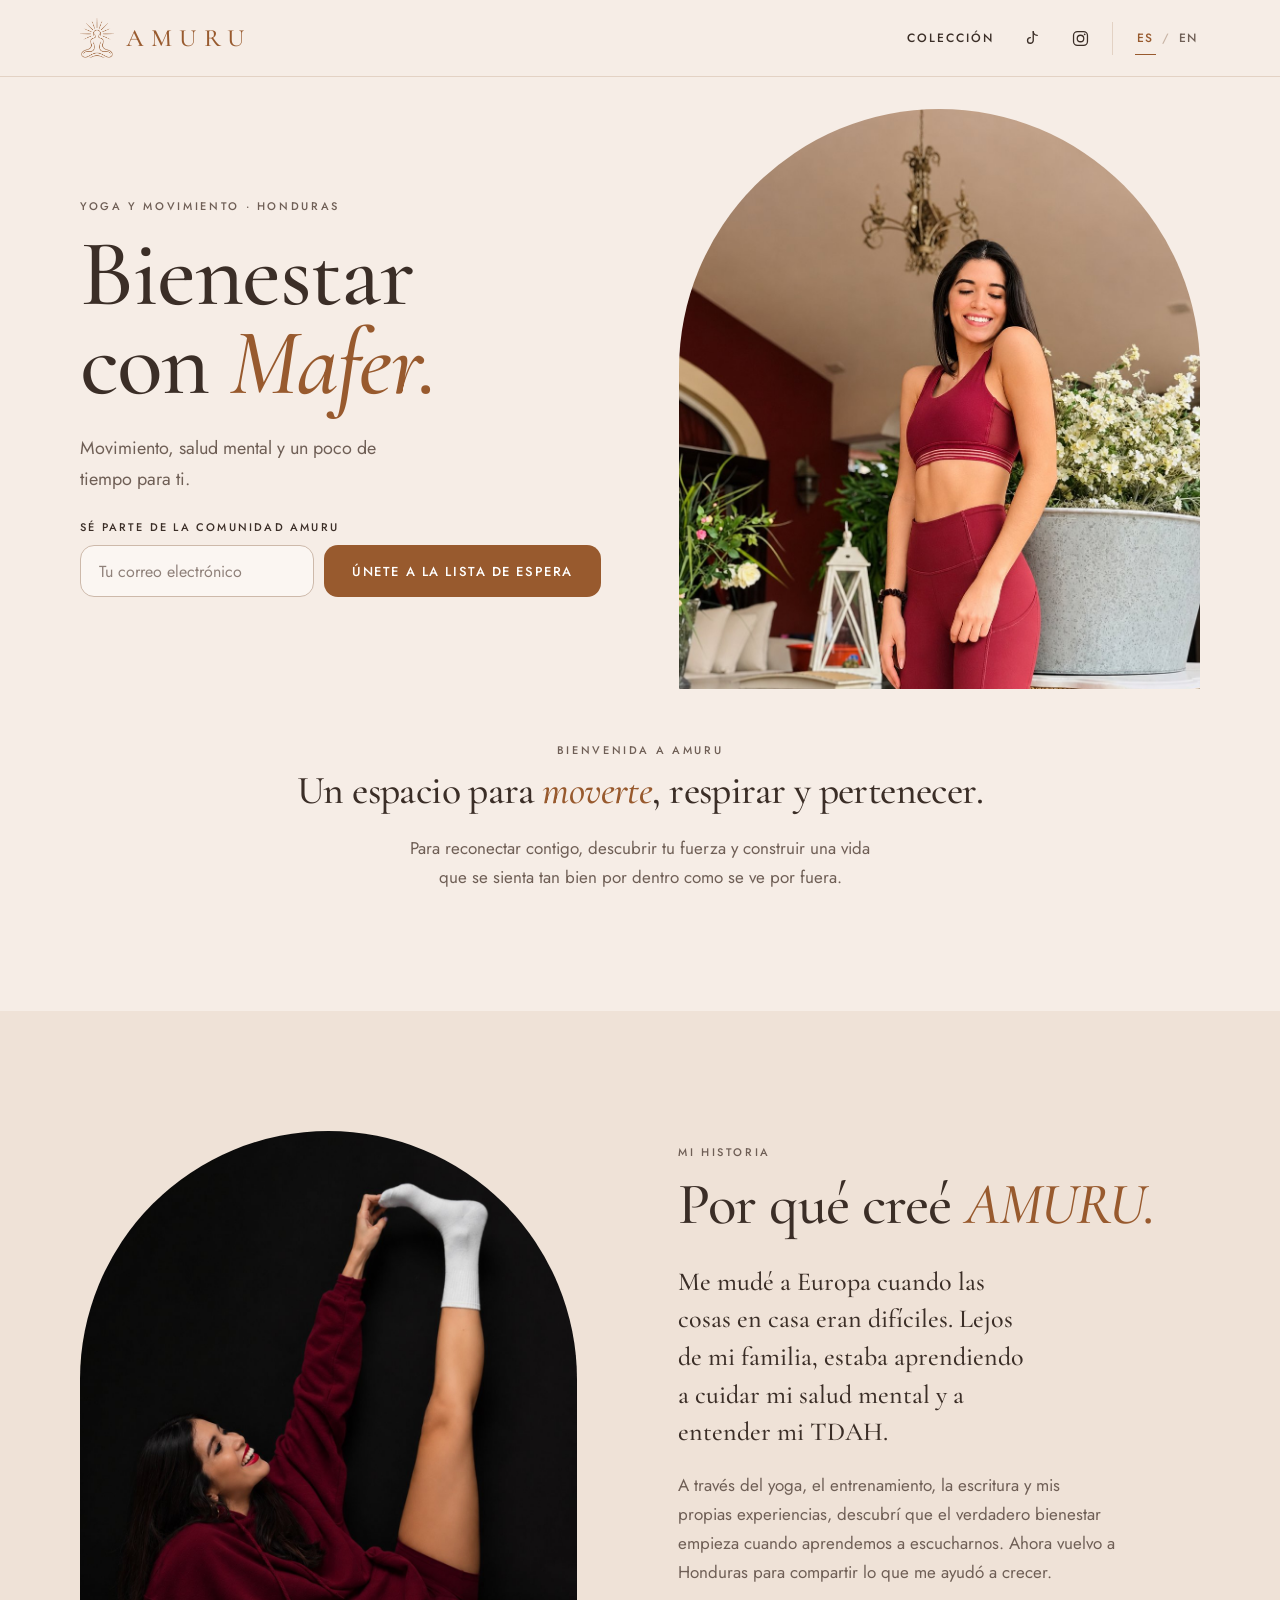
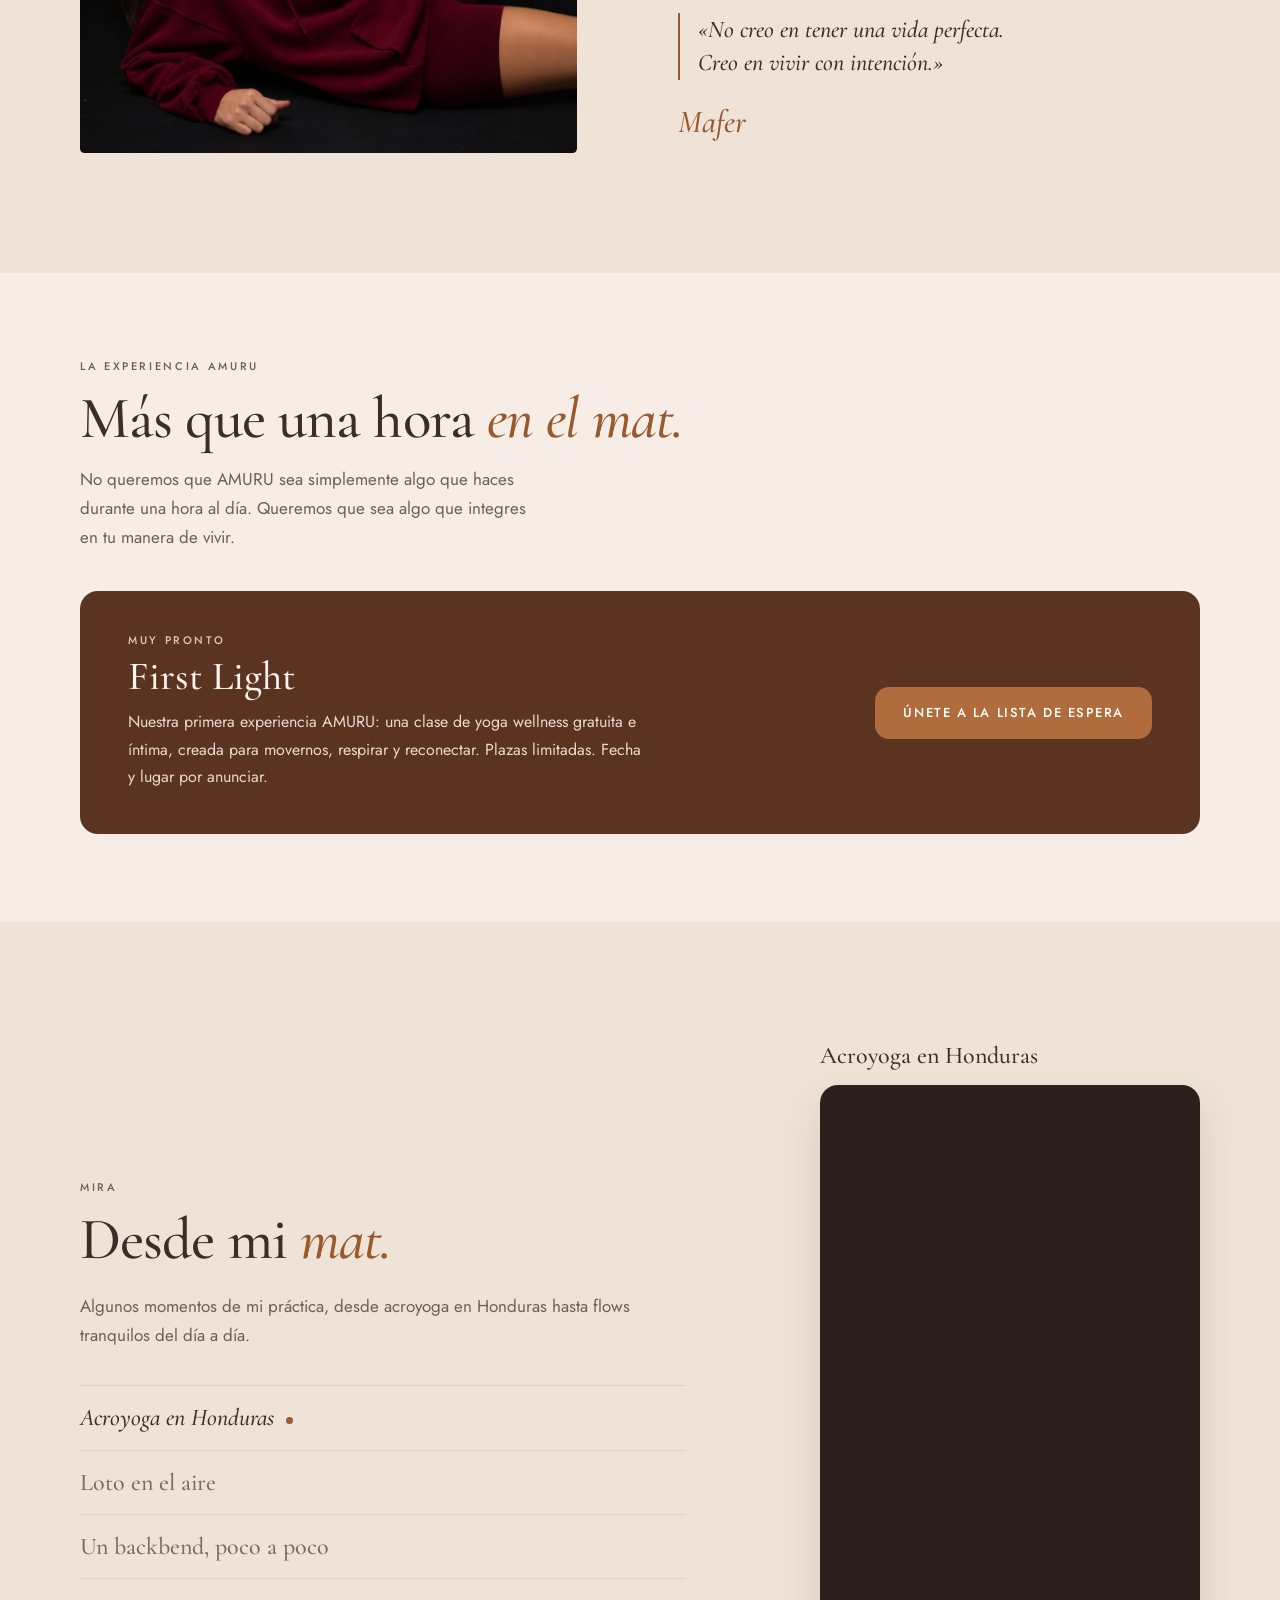
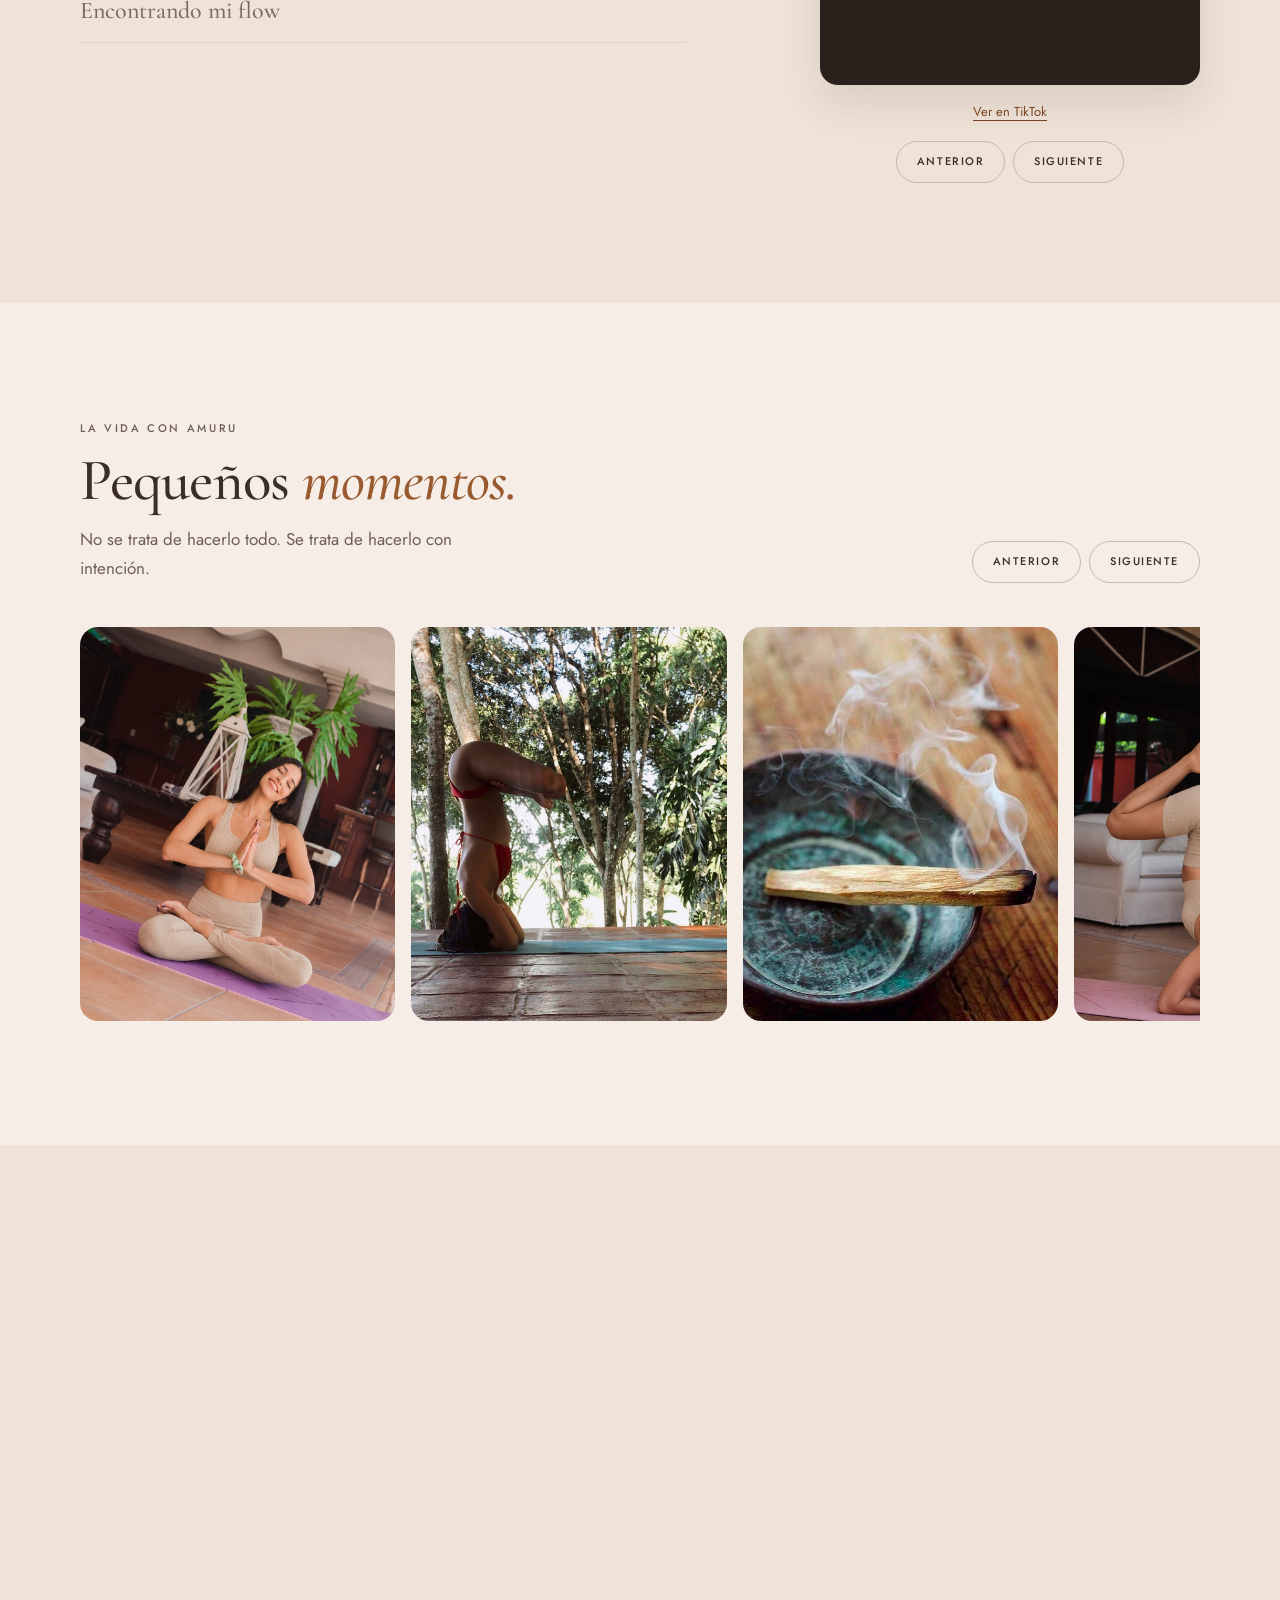
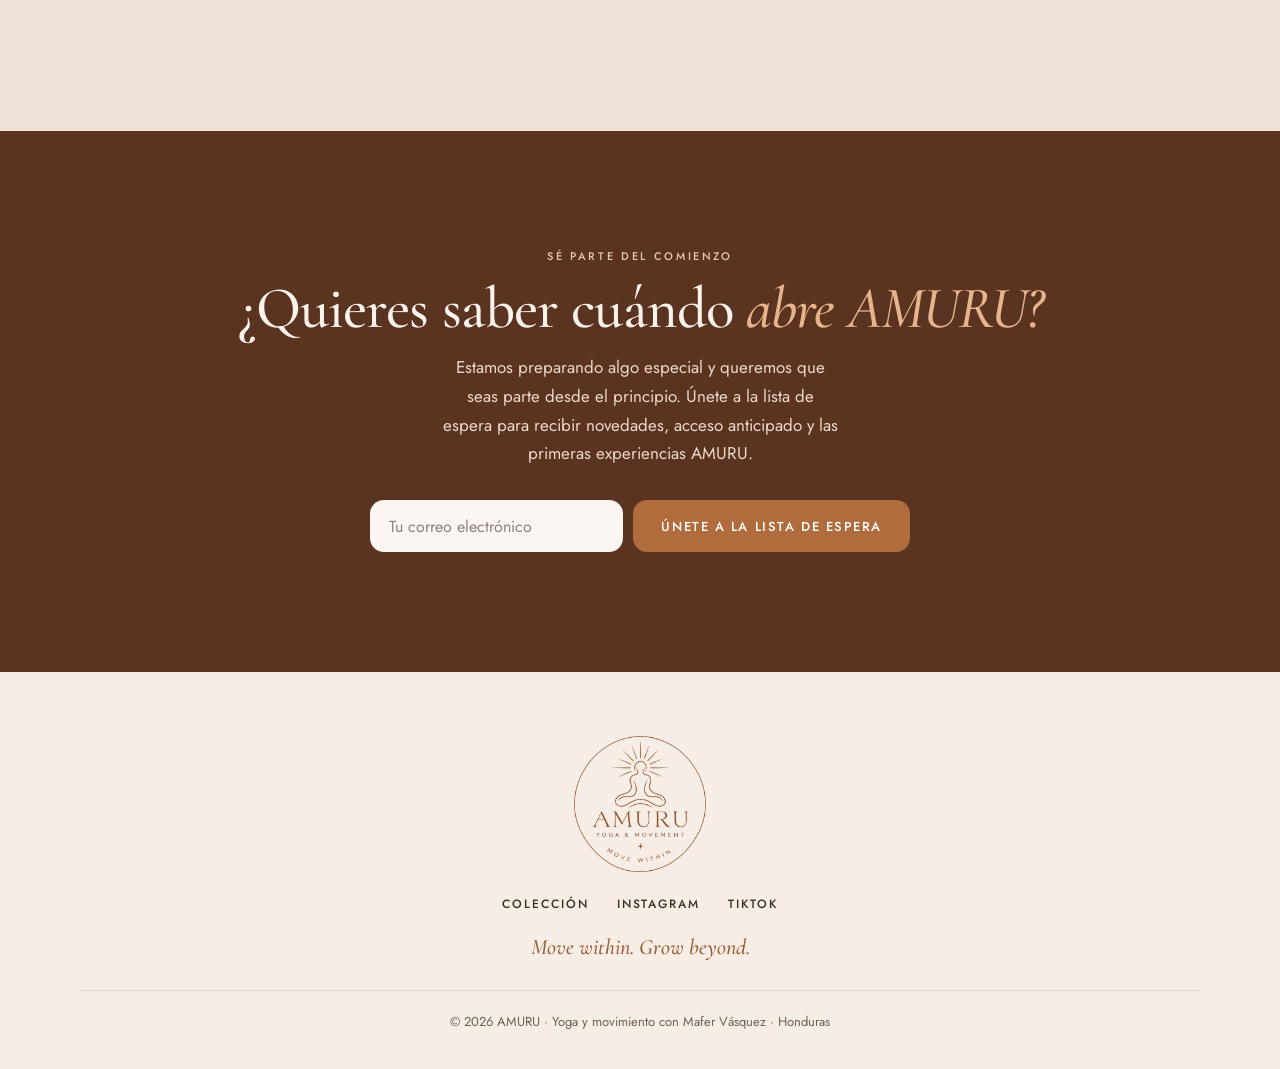
<file: index.html>
<!DOCTYPE html><html lang="es"><head><meta charset="utf-8"/><meta name="viewport" content="width=device-width, initial-scale=1, viewport-fit=cover"/><title>AMURU · Yoga y movimiento con Mafer Vásquez</title><meta name="description" content="Únete a AMURU, la comunidad de yoga y movimiento de Mafer en Honduras: movimiento, bienestar y conversaciones honestas sobre salud mental."/>
<meta property="og:type" content="website">
<meta property="og:site_name" content="AMURU">
<meta property="og:title" content="AMURU · Yoga y movimiento con Mafer Vásquez">
<meta property="og:description" content="Únete a la comunidad de yoga y movimiento de Mafer en Honduras.">
<meta property="og:url" content="https://mafer.club/">
<meta property="og:image" content="https://mafer.club/fotos/og-image.jpg">
<meta property="og:image:width" content="1200">
<meta property="og:image:height" content="630">
<meta property="og:image:alt" content="Mafer Vásquez sonriendo, con el logo de AMURU">
<meta name="twitter:card" content="summary_large_image">
<meta name="twitter:image" content="https://mafer.club/fotos/og-image.jpg">
<link rel="alternate" hreflang="es" href="https://mafer.club/">
<link rel="alternate" hreflang="en" href="https://mafer.club/en/">
<link rel="alternate" hreflang="x-default" href="https://mafer.club/">
<meta property="og:locale" content="es_HN">
<meta name="theme-color" content="#f6ede6">
<link rel="icon" href="fotos/amuru-symbol.png">
<link rel="preload" href="fonts/cormorant-garamond-latin-500-normal.woff2" as="font" type="font/woff2" crossorigin>
<link rel="preload" href="fonts/jost-latin-400-normal.woff2" as="font" type="font/woff2" crossorigin>
<script>document.documentElement.classList.add("js")</script>
<link rel="stylesheet" href="assets/site.css?v=15"></head>
<body class="home">
<header class="site-header" id="top"><div class="bar wrap"><a class="brand" href="#top" aria-label="AMURU, inicio"><img src="fotos/amuru-symbol.png" alt=""/><span>AMURU</span></a><nav class="nav" aria-label="Navegación principal"><a href="collection.html">Colección</a><a class="soc" href="https://www.tiktok.com/@mafervasquezz" target="_blank" rel="noopener noreferrer" aria-label="TikTok"><svg class="ico" viewBox="0 0 24 24" aria-hidden="true"><path d="M14.2 3.5v10.9a3.6 3.6 0 1 1-3.6-3.6" fill="none" stroke="currentColor" stroke-width="1.7" stroke-linecap="round" stroke-linejoin="round"/><path d="M14.2 3.5c.4 2.6 2.3 4.4 5 4.6" fill="none" stroke="currentColor" stroke-width="1.7" stroke-linecap="round"/></svg><span class="txt">TikTok</span></a><a class="soc" href="https://www.instagram.com/amuru.wellness/" target="_blank" rel="noopener noreferrer" aria-label="Instagram"><svg class="ico" viewBox="0 0 24 24" aria-hidden="true"><rect x="3.2" y="3.2" width="17.6" height="17.6" rx="5" fill="none" stroke="currentColor" stroke-width="1.6"/><circle cx="12" cy="12" r="4.1" fill="none" stroke="currentColor" stroke-width="1.6"/><circle cx="17.3" cy="6.7" r="1.1" fill="currentColor"/></svg><span class="txt">Instagram</span></a></nav><div class="lang" aria-label="Idioma"><a href="/" lang="es" hreflang="es" aria-current="true" title="Español">ES</a><span aria-hidden="true">/</span><a href="/en/" lang="en" hreflang="en" title="English">EN</a></div></div></header>
<main>
<section class="hero wrap">
  <figure class="hero-photo"><img src="fotos/hero-mafer.jpg?v=3" alt="Mafer sonriendo con ropa deportiva color vino"/></figure>
  <div class="hero-copy">
    <p class="eyebrow">Yoga y movimiento · Honduras</p>
    <h1>Bienestar<br>con <em>Mafer.</em></h1>
    <p class="lede">Movimiento, salud mental y un poco de tiempo para ti.</p>
    <form class="signup" id="lista" method="post" action="https://docs.google.com/forms/d/e/1FAIpQLSfXtGnzMoglBGclzLk03h3wkVmcqxuoqThr8cAXqL5siRhx5w/formResponse?hl=es">
      <label for="email">Sé parte de la comunidad AMURU</label>
      <div class="fields"><input id="email" type="email" name="entry.332548926" autocomplete="email" maxlength="254" placeholder="Tu correo electrónico" aria-label="Tu correo electrónico" required><button class="primary">Únete a la lista de espera</button></div>
    </form>
  </div>
</section>

<section class="intro section">
  <div class="wrap narrow center reveal">
    <img class="mark" src="fotos/amuru-symbol.png" alt="">
    <p class="eyebrow">Bienvenida a AMURU</p>
    <h2>Un espacio para <em>moverte</em>, respirar y pertenecer.</h2>
    <p class="sub">Para reconectar contigo, descubrir tu fuerza y construir una vida que se sienta tan bien por dentro como se ve por fuera.</p>
  </div>
</section>

<section class="story section tint" id="story">
  <div class="wrap story-grid">
    <div class="story-head reveal"><p class="eyebrow">Mi historia</p><h2>Por qué creé <em>AMURU.</em></h2></div>
    <figure class="story-photo reveal"><img src="fotos/story-mafer.jpg?v=3" loading="lazy" alt="Mafer sonriendo, recostada en el suelo mientras estira una pierna hacia arriba"/></figure>
    <div class="story-body reveal">
      <p class="lead">Me mudé a Europa cuando las cosas en casa eran difíciles. Lejos de mi familia, estaba aprendiendo a cuidar mi salud mental y a entender mi TDAH.</p>
      <p class="sub">A través del yoga, el entrenamiento, la escritura y mis propias experiencias, descubrí que el verdadero bienestar empieza cuando aprendemos a escucharnos. Ahora vuelvo a Honduras para compartir lo que me ayudó a crecer.</p>
      <blockquote class="pull">«No creo en tener una vida perfecta. Creo en vivir con intención.»</blockquote>
      <span class="sign">Mafer</span>
    </div>
  </div>
</section>


<section class="experience section" id="experience">
  <div class="wrap">
    <div class="section-head reveal"><p class="eyebrow">La experiencia AMURU</p><h2>Más que una hora <em>en el mat.</em></h2><p class="sub">No queremos que AMURU sea simplemente algo que haces durante una hora al día. Queremos que sea algo que integres en tu manera de vivir.</p></div>
    <div class="first-light reveal">
      <p class="eyebrow">Muy pronto</p>
      <h3>First Light</h3>
      <p>Nuestra primera experiencia AMURU: una clase de yoga wellness gratuita e íntima, creada para movernos, respirar y reconectar. Plazas limitadas. Fecha y lugar por anunciar.</p>
      <a class="btn" href="#lista">Únete a la lista de espera</a>
    </div>
  </div>
</section>

<section class="watch section tint">
  <div class="wrap watch-grid reel-gallery" aria-labelledby="clips-title" aria-roledescription="carousel">
    <div class="watch-copy reveal"><p class="eyebrow">Mira</p><h2 id="clips-title">Desde mi <em>mat.</em></h2><p class="sub">Algunos momentos de mi práctica, desde acroyoga en Honduras hasta flows tranquilos del día a día.</p>
      <div class="tracklist" aria-label="Elige un video"><button type="button" data-slide="0">Acroyoga en Honduras</button><button type="button" data-slide="1">Loto en el aire</button><button type="button" data-slide="2">Un backbend, poco a poco</button><button type="button" data-slide="3">Encontrando mi flow</button></div></div>
    <div class="reel-stage reveal">
      <article><h3>Acroyoga en Honduras</h3><iframe data-src="https://www.tiktok.com/player/v1/7057386661319118085?autoplay=0&amp;loop=0" title="Acroyoga en Honduras — Mafer Vásquez en TikTok" loading="lazy" allow="fullscreen; encrypted-media; picture-in-picture" allowfullscreen></iframe><div class="reel-foot"><a href="https://www.tiktok.com/@mafervasquezz/video/7057386661319118085">Ver en TikTok</a></div></article>
      <article hidden><h3>Loto en el aire</h3><iframe data-src="https://www.tiktok.com/player/v1/7055035148139597062?autoplay=0&amp;loop=0" title="Loto en el aire — Mafer Vásquez en TikTok" loading="lazy" allow="fullscreen; encrypted-media; picture-in-picture" allowfullscreen></iframe><div class="reel-foot"><a href="https://www.tiktok.com/@mafervasquezz/video/7055035148139597062">Ver en TikTok</a></div></article>
      <article hidden><h3>Un backbend, poco a poco</h3><iframe data-src="https://www.instagram.com/reel/CQ4DgFrA72C/embed/" title="Backbend de Mafer al aire libre en Instagram" loading="lazy" allow="fullscreen; encrypted-media" allowfullscreen></iframe><div class="reel-foot"><a href="https://www.instagram.com/reel/CQ4DgFrA72C/">Ver en Instagram</a></div></article>
      <article hidden><h3>Encontrando mi flow</h3><iframe data-src="https://www.tiktok.com/player/v1/6965937785572297990?autoplay=0&amp;loop=0" title="Flow de yoga de Mafer en TikTok" loading="lazy" allow="fullscreen; encrypted-media; picture-in-picture" allowfullscreen></iframe><div class="reel-foot"><a href="https://www.tiktok.com/@mafervasquezz/video/6965937785572297990">Ver en TikTok</a></div></article>
      <div class="reel-nav-row"><div class="reel-nav"><button class="ghost" type="button" aria-label="Video anterior" data-step="-1">Anterior</button><button class="ghost" type="button" aria-label="Siguiente video" data-step="1">Siguiente</button></div></div>
    </div>
  </div>
</section>

<section class="moments section" id="moments">
  <div class="wrap">
    <div class="moments-head section-head reveal"><div><p class="eyebrow">La vida con AMURU</p><h2>Pequeños <em>momentos.</em></h2><p class="sub">No se trata de hacerlo todo. Se trata de hacerlo con intención.</p></div><div class="photo-nav"><button class="ghost" type="button" data-photo-step="-1" aria-label="Foto anterior">Anterior</button><button class="ghost" type="button" data-photo-step="1" aria-label="Siguiente foto">Siguiente</button></div></div>
    <div class="galeria reveal" id="photo-gallery" role="region" tabindex="0" aria-label="Fotos de la vida y la práctica de yoga de Mafer"><img src="fotos/moment-namaste.jpg?v=3" loading="lazy" alt="Mafer sentada en su mat, sonriendo con las manos juntas frente al pecho"><img src="fotos/instagram-CJCs2mjrTdW.jpg?v=3" loading="lazy" alt="Mafer en una postura invertida sobre la cabeza, rodeada de árboles"><img src="fotos/ritual.jpg?v=3" loading="lazy" alt="Palo santo sobre un plato de cerámica"><img src="fotos/moment-headstand.jpg?v=3" loading="lazy" alt="Mafer en una postura invertida sobre la cabeza en su mat"><img src="fotos/instagram-CYPrtsOuMMJ.jpg?v=3" loading="lazy" alt="Mafer practicando yoga en un columpio sobre el mar"><img src="fotos/mafer-en-su-mat.jpg?v=3" loading="lazy" alt="Mafer sonriendo, recostada en su mat de yoga junto a dos bloques"><img src="fotos/instagram-BIIc-s-A4sX.jpg?v=3" loading="lazy" alt="Mafer en equilibrio junto al agua turquesa"><img src="fotos/stillness.jpg?v=3" loading="lazy" alt="Una terraza tranquila con vista al agua"></div>
  </div>
</section>

<section id="collection-preview" class="teaser section tint" aria-labelledby="collection-preview-title">
  <div class="wrap teaser-grid">
    <div class="teaser-copy reveal"><p class="eyebrow">La colección AMURU</p><h2 id="collection-preview-title">Un poco más para <em>tu día a día.</em></h2><p class="sub">Descubre nuestros sets de yoga y Pilates, y los pequeños esenciales para tu práctica.</p></div>
    <div class="teaser-images reveal"><figure><img src="fotos/cork-ritual.jpg?v=3" alt="Set Cork Ritual con mat de corcho, bloques y bolso de lona" loading="lazy"><figcaption>Set Cork Ritual</figcaption></figure><figure><img src="fotos/pilates.jpg?v=3" alt="Set Pilates con aro, pelota, bandas de tela y calcetines antideslizantes" loading="lazy"><figcaption>Set Pilates</figcaption></figure></div>
    <div class="teaser-cta reveal"><a class="btn" href="collection.html">Ver la colección</a></div>
  </div>
</section>

<section class="closing"><div class="wrap reveal">
  <p class="eyebrow">Sé parte del comienzo</p><h2>¿Quieres saber cuándo <em>abre AMURU?</em></h2><p class="sub">Estamos preparando algo especial y queremos que seas parte desde el principio. Únete a la lista de espera para recibir novedades, acceso anticipado y las primeras experiencias AMURU.</p>
  <form method="post" action="https://docs.google.com/forms/d/e/1FAIpQLSfXtGnzMoglBGclzLk03h3wkVmcqxuoqThr8cAXqL5siRhx5w/formResponse?hl=es"><div class="fields"><input type="email" name="entry.332548926" autocomplete="email" maxlength="254" placeholder="Tu correo electrónico" aria-label="Tu correo electrónico" required><button class="primary">Únete a la lista de espera</button></div></form>
</div></section>
</main>
<footer><div class="wrap foot">
  <a href="#top" aria-label="AMURU, volver arriba"><img class="foot-logo" src="fotos/amuru-logo.png" alt="AMURU Yoga y movimiento, Move within." loading="lazy"/></a>
  <nav aria-label="Pie de página"><a href="collection.html">Colección</a><a href="https://www.instagram.com/amuru.wellness/" target="_blank" rel="noopener noreferrer">Instagram</a><a href="https://www.tiktok.com/@mafervasquezz" target="_blank" rel="noopener noreferrer">TikTok</a></nav>
  <p class="motto">Move within. Grow beyond.</p>
  <p class="legal">© 2026 AMURU · Yoga y movimiento con Mafer Vásquez · Honduras</p>
</div></footer>
<script>
const gallery=document.querySelector('.reel-gallery');
const slides=Array.from(gallery.querySelectorAll('article'));
const choices=Array.from(gallery.querySelectorAll('[data-slide]'));
let current=0;
function showSlide(index){
  const next=(index+slides.length)%slides.length;
  if(next!==current)slides[current].querySelector('iframe').removeAttribute('src');
  current=next;
  slides.forEach((s,i)=>{s.hidden=i!==current;choices[i].setAttribute('aria-current',String(i===current));});
  const player=slides[current].querySelector('iframe');
  if(!player.hasAttribute('src'))player.src=player.dataset.src;
}
choices.forEach((b,i)=>b.addEventListener('click',()=>showSlide(i)));
gallery.querySelectorAll('[data-step]').forEach(b=>b.addEventListener('click',()=>showSlide(current+Number(b.dataset.step))));
gallery.addEventListener('keydown',e=>{if(e.key==='ArrowRight'||e.key==='ArrowLeft'){e.preventDefault();showSlide(current+(e.key==='ArrowRight'?1:-1));}});
let start;
gallery.addEventListener('touchstart',e=>{start=e.touches[0];},{passive:true});
gallery.addEventListener('touchend',e=>{if(!start)return;const dx=e.changedTouches[0].clientX-start.clientX,dy=e.changedTouches[0].clientY-start.clientY;if(Math.abs(dx)>45&&Math.abs(dx)>Math.abs(dy)*1.4)showSlide(current+(dx<0?1:-1));start=null;},{passive:true});
showSlide(0);
const photoGallery=document.querySelector('#photo-gallery');
document.querySelectorAll('[data-photo-step]').forEach(b=>b.addEventListener('click',()=>{
  const photos=[...photoGallery.querySelectorAll('img')];
  const step=photos[1]?photos[1].offsetLeft-photos[0].offsetLeft:photoGallery.clientWidth;
  photoGallery.scrollBy({left:step*Number(b.dataset.photoStep),behavior:'smooth'});
}));
if('IntersectionObserver' in window){const io=new IntersectionObserver(es=>es.forEach(e=>{if(e.isIntersecting){e.target.classList.add('in');io.unobserve(e.target);}}),{rootMargin:'0px 0px -8% 0px'});document.querySelectorAll('.reveal').forEach(el=>io.observe(el));}else{document.querySelectorAll('.reveal').forEach(el=>el.classList.add('in'));}
</script>
<script>
document.querySelectorAll('form[action*="docs.google.com/forms"]').forEach(f=>f.addEventListener('submit',e=>{
  e.preventDefault();const btn=f.querySelector('button');if(btn){btn.disabled=true;}
  fetch(f.action,{method:'POST',mode:'no-cors',body:new URLSearchParams(new FormData(f))}).then(()=>{location.href='/gracias.html';}).catch(()=>{f.submit();});
}));
</script>
</body></html>
</file>
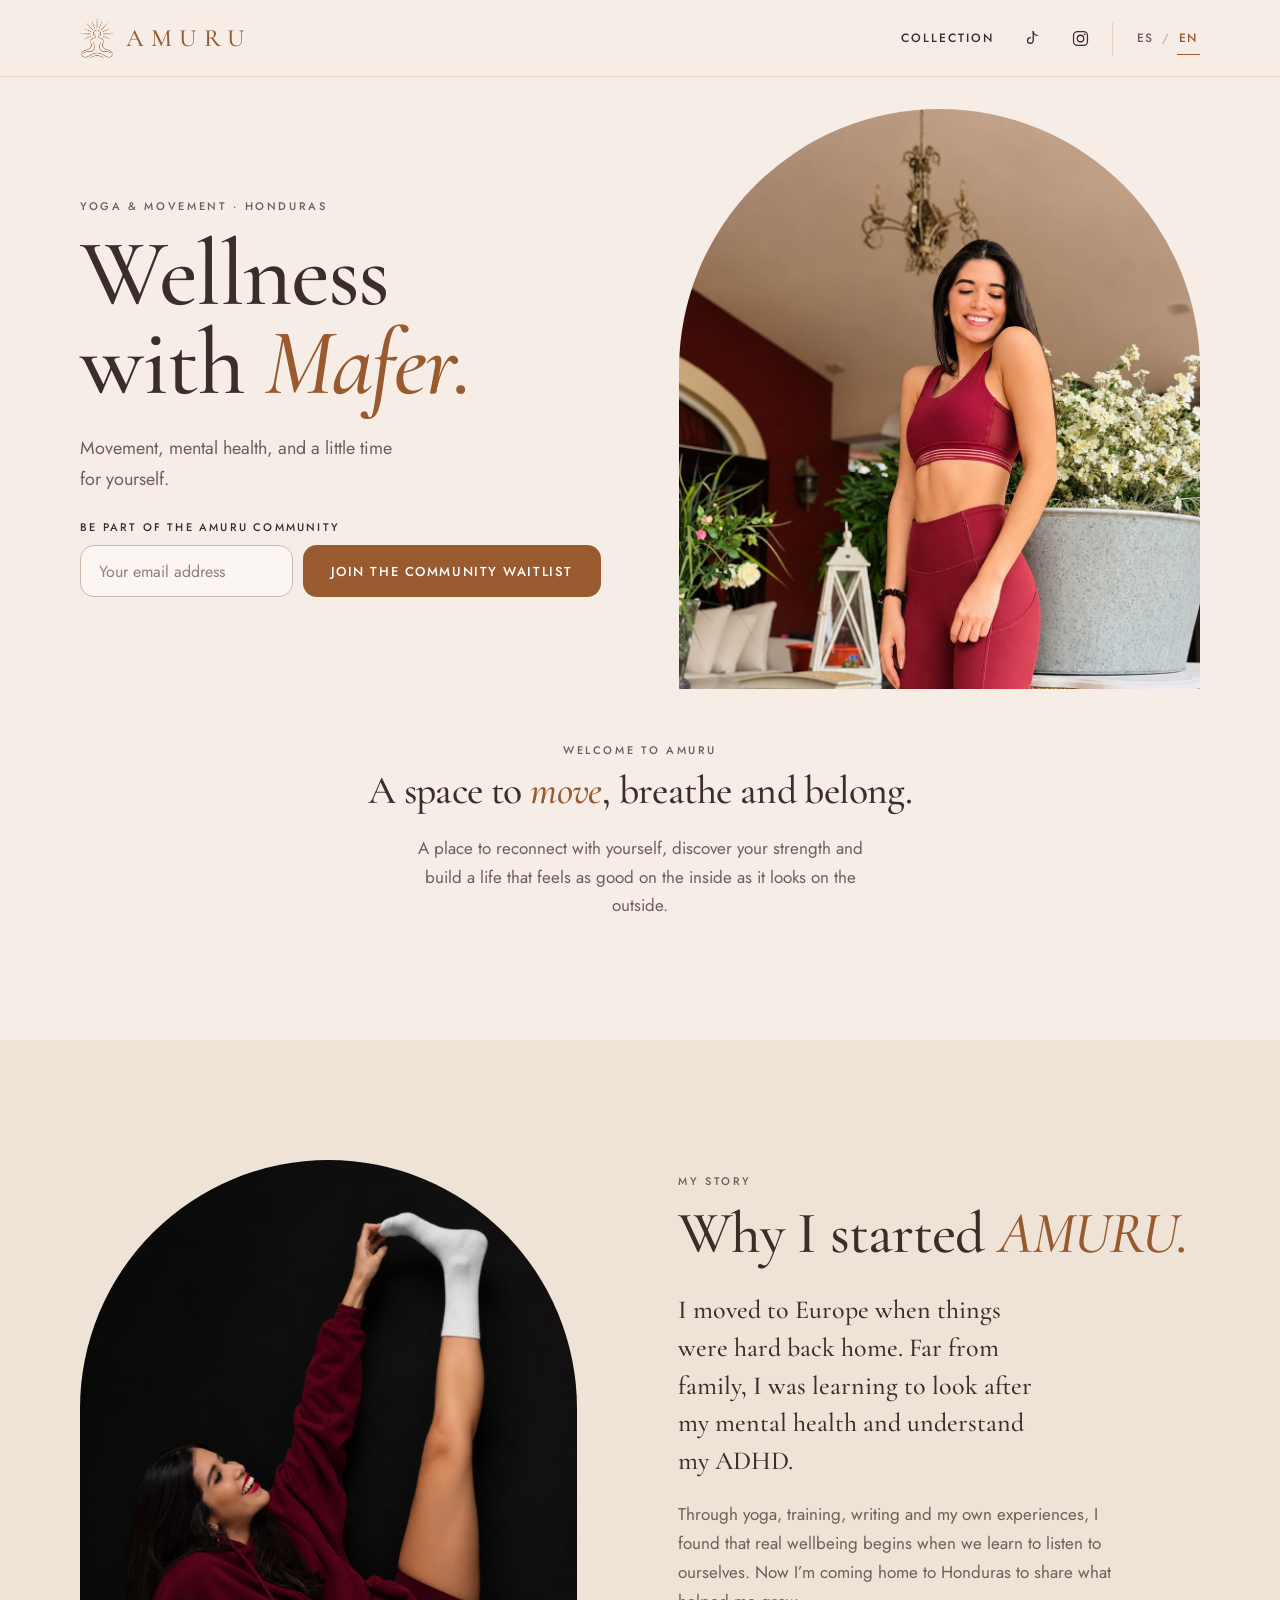
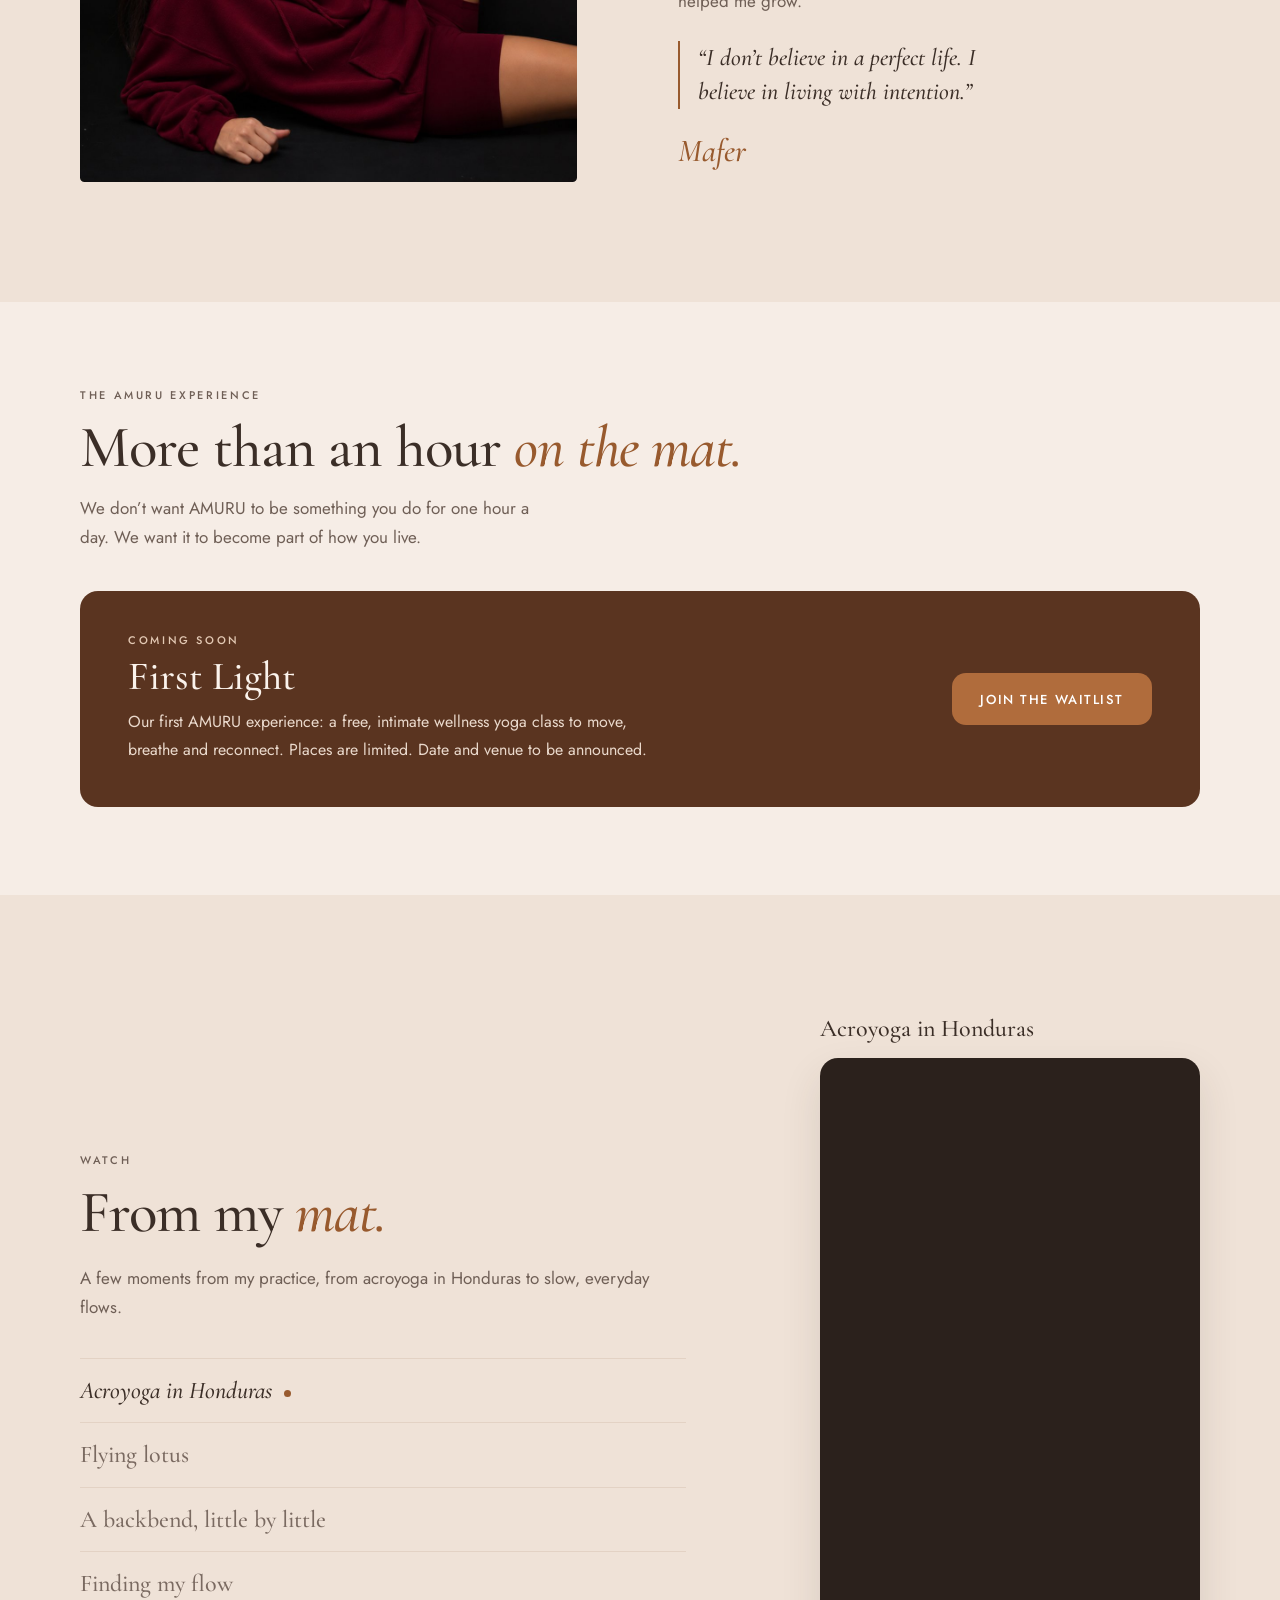
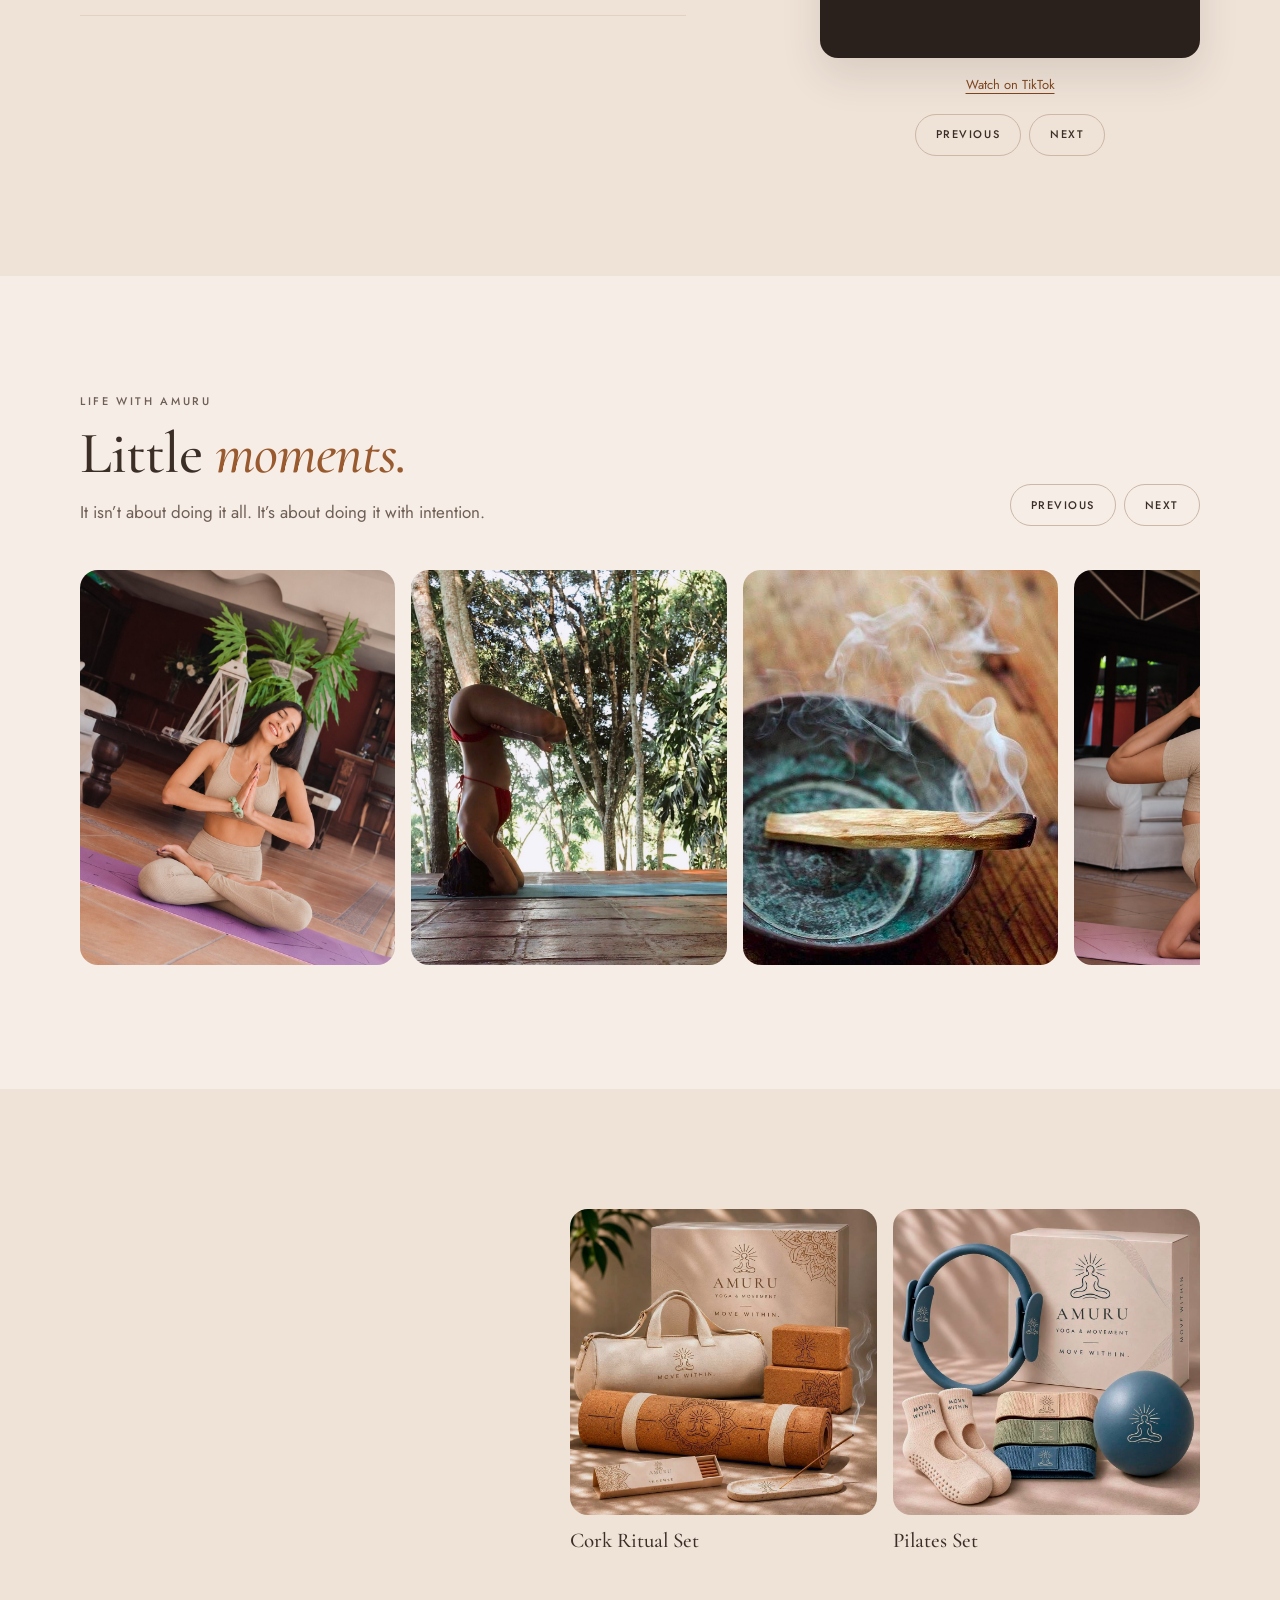
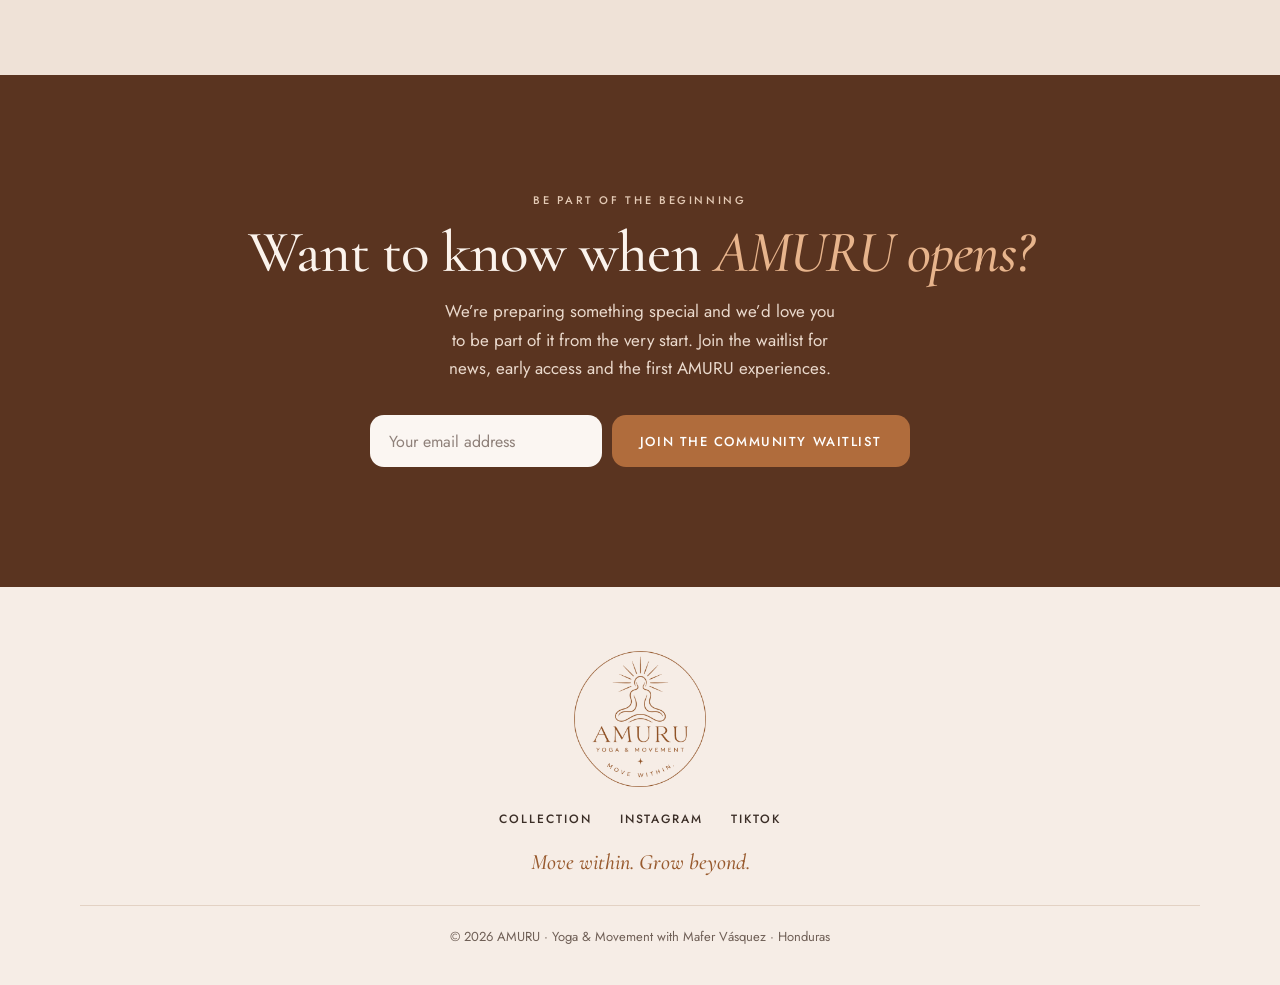
<file: en/index.html>
<!DOCTYPE html><html lang="en"><head><meta charset="utf-8"/><meta name="viewport" content="width=device-width, initial-scale=1, viewport-fit=cover"/><title>AMURU · Yoga &amp; Movement with Mafer Vásquez</title><meta name="description" content="Join AMURU, Mafer’s yoga and movement community in Honduras: movement, mindfulness and honest conversations about mental health."/>
<meta property="og:type" content="website">
<meta property="og:site_name" content="AMURU">
<meta property="og:title" content="AMURU · Yoga &amp; Movement with Mafer Vásquez">
<meta property="og:description" content="Join Mafer’s yoga and movement community in Honduras.">
<meta property="og:url" content="https://mafer.club/en/">
<meta property="og:image" content="https://mafer.club/fotos/og-image.jpg">
<meta property="og:image:width" content="1200">
<meta property="og:image:height" content="630">
<meta property="og:image:alt" content="Mafer Vásquez smiling, with the AMURU logo">
<meta name="twitter:card" content="summary_large_image">
<meta name="twitter:image" content="https://mafer.club/fotos/og-image.jpg">
<link rel="alternate" hreflang="es" href="https://mafer.club/">
<link rel="alternate" hreflang="en" href="https://mafer.club/en/">
<link rel="alternate" hreflang="x-default" href="https://mafer.club/">
<meta property="og:locale" content="en_GB">
<meta name="theme-color" content="#f6ede6">
<link rel="icon" href="../fotos/amuru-symbol.png">
<link rel="preload" href="../fonts/cormorant-garamond-latin-500-normal.woff2" as="font" type="font/woff2" crossorigin>
<link rel="preload" href="../fonts/jost-latin-400-normal.woff2" as="font" type="font/woff2" crossorigin>
<script>document.documentElement.classList.add("js")</script>
<link rel="stylesheet" href="../assets/site.css?v=15"></head>
<body class="home">
<header class="site-header" id="top"><div class="bar wrap"><a class="brand" href="#top" aria-label="AMURU, home"><img src="../fotos/amuru-symbol.png" alt=""/><span>AMURU</span></a><nav class="nav" aria-label="Main navigation"><a href="collection.html">Collection</a><a class="soc" href="https://www.tiktok.com/@mafervasquezz" target="_blank" rel="noopener noreferrer" aria-label="TikTok"><svg class="ico" viewBox="0 0 24 24" aria-hidden="true"><path d="M14.2 3.5v10.9a3.6 3.6 0 1 1-3.6-3.6" fill="none" stroke="currentColor" stroke-width="1.7" stroke-linecap="round" stroke-linejoin="round"/><path d="M14.2 3.5c.4 2.6 2.3 4.4 5 4.6" fill="none" stroke="currentColor" stroke-width="1.7" stroke-linecap="round"/></svg><span class="txt">TikTok</span></a><a class="soc" href="https://www.instagram.com/amuru.wellness/" target="_blank" rel="noopener noreferrer" aria-label="Instagram"><svg class="ico" viewBox="0 0 24 24" aria-hidden="true"><rect x="3.2" y="3.2" width="17.6" height="17.6" rx="5" fill="none" stroke="currentColor" stroke-width="1.6"/><circle cx="12" cy="12" r="4.1" fill="none" stroke="currentColor" stroke-width="1.6"/><circle cx="17.3" cy="6.7" r="1.1" fill="currentColor"/></svg><span class="txt">Instagram</span></a></nav><div class="lang" aria-label="Language"><a href="/" lang="es" hreflang="es" title="Español">ES</a><span aria-hidden="true">/</span><a href="/en/" lang="en" hreflang="en" aria-current="true" title="English">EN</a></div></div></header>
<main>
<section class="hero wrap">
  <figure class="hero-photo"><img src="../fotos/hero-mafer.jpg?v=3" alt="Mafer smiling in burgundy activewear"/></figure>
  <div class="hero-copy">
    <p class="eyebrow">Yoga &amp; Movement · Honduras</p>
    <h1>Wellness<br>with <em>Mafer.</em></h1>
    <p class="lede">Movement, mental health, and a little time for yourself.</p>
    <form class="signup" id="lista" method="post" action="https://docs.google.com/forms/d/e/1FAIpQLSfXtGnzMoglBGclzLk03h3wkVmcqxuoqThr8cAXqL5siRhx5w/formResponse?hl=en">
      <label for="email">Be part of the AMURU community</label>
      <div class="fields"><input id="email" type="email" name="entry.332548926" autocomplete="email" maxlength="254" placeholder="Your email address" aria-label="Your email address" required><button class="primary">Join the community waitlist</button></div>
    </form>
  </div>
</section>

<section class="intro section">
  <div class="wrap narrow center reveal">
    <img class="mark" src="../fotos/amuru-symbol.png" alt="">
    <p class="eyebrow">Welcome to AMURU</p>
    <h2>A space to <em>move</em>, breathe and belong.</h2>
    <p class="sub">A place to reconnect with yourself, discover your strength and build a life that feels as good on the inside as it looks on the outside.</p>
  </div>
</section>

<section class="story section tint" id="story">
  <div class="wrap story-grid">
    <div class="story-head reveal"><p class="eyebrow">My story</p><h2>Why I started <em>AMURU.</em></h2></div>
    <figure class="story-photo reveal"><img src="../fotos/story-mafer.jpg?v=3" loading="lazy" alt="Mafer smiling as she lies back and stretches one leg up"/></figure>
    <div class="story-body reveal">
      <p class="lead">I moved to Europe when things were hard back home. Far from family, I was learning to look after my mental health and understand my ADHD.</p>
      <p class="sub">Through yoga, training, writing and my own experiences, I found that real wellbeing begins when we learn to listen to ourselves. Now I’m coming home to Honduras to share what helped me grow.</p>
      <blockquote class="pull">“I don’t believe in a perfect life. I believe in living with intention.”</blockquote>
      <span class="sign">Mafer</span>
    </div>
  </div>
</section>


<section class="experience section" id="experience">
  <div class="wrap">
    <div class="section-head reveal"><p class="eyebrow">The AMURU experience</p><h2>More than an hour <em>on the mat.</em></h2><p class="sub">We don’t want AMURU to be something you do for one hour a day. We want it to become part of how you live.</p></div>
    <div class="first-light reveal">
      <p class="eyebrow">Coming soon</p>
      <h3>First Light</h3>
      <p>Our first AMURU experience: a free, intimate wellness yoga class to move, breathe and reconnect. Places are limited. Date and venue to be announced.</p>
      <a class="btn" href="#lista">Join the waitlist</a>
    </div>
  </div>
</section>

<section class="watch section tint">
  <div class="wrap watch-grid reel-gallery" aria-labelledby="clips-title" aria-roledescription="carousel">
    <div class="watch-copy reveal"><p class="eyebrow">Watch</p><h2 id="clips-title">From my <em>mat.</em></h2><p class="sub">A few moments from my practice, from acroyoga in Honduras to slow, everyday flows.</p>
      <div class="tracklist" aria-label="Choose a video"><button type="button" data-slide="0">Acroyoga in Honduras</button><button type="button" data-slide="1">Flying lotus</button><button type="button" data-slide="2">A backbend, little by little</button><button type="button" data-slide="3">Finding my flow</button></div></div>
    <div class="reel-stage reveal">
      <article><h3>Acroyoga in Honduras</h3><iframe data-src="https://www.tiktok.com/player/v1/7057386661319118085?autoplay=0&amp;loop=0" title="Acroyoga in Honduras — Mafer Vásquez on TikTok" loading="lazy" allow="fullscreen; encrypted-media; picture-in-picture" allowfullscreen></iframe><div class="reel-foot"><a href="https://www.tiktok.com/@mafervasquezz/video/7057386661319118085">Watch on TikTok</a></div></article>
      <article hidden><h3>Flying lotus</h3><iframe data-src="https://www.tiktok.com/player/v1/7055035148139597062?autoplay=0&amp;loop=0" title="Flying lotus — Mafer Vásquez on TikTok" loading="lazy" allow="fullscreen; encrypted-media; picture-in-picture" allowfullscreen></iframe><div class="reel-foot"><a href="https://www.tiktok.com/@mafervasquezz/video/7055035148139597062">Watch on TikTok</a></div></article>
      <article hidden><h3>A backbend, little by little</h3><iframe data-src="https://www.instagram.com/reel/CQ4DgFrA72C/embed/" title="Mafer’s outdoor backbend on Instagram" loading="lazy" allow="fullscreen; encrypted-media" allowfullscreen></iframe><div class="reel-foot"><a href="https://www.instagram.com/reel/CQ4DgFrA72C/">Watch on Instagram</a></div></article>
      <article hidden><h3>Finding my flow</h3><iframe data-src="https://www.tiktok.com/player/v1/6965937785572297990?autoplay=0&amp;loop=0" title="Mafer’s yoga flow on TikTok" loading="lazy" allow="fullscreen; encrypted-media; picture-in-picture" allowfullscreen></iframe><div class="reel-foot"><a href="https://www.tiktok.com/@mafervasquezz/video/6965937785572297990">Watch on TikTok</a></div></article>
      <div class="reel-nav-row"><div class="reel-nav"><button class="ghost" type="button" aria-label="Previous video" data-step="-1">Previous</button><button class="ghost" type="button" aria-label="Next video" data-step="1">Next</button></div></div>
    </div>
  </div>
</section>

<section class="moments section" id="moments">
  <div class="wrap">
    <div class="moments-head section-head reveal"><div><p class="eyebrow">Life with AMURU</p><h2>Little <em>moments.</em></h2><p class="sub">It isn’t about doing it all. It’s about doing it with intention.</p></div><div class="photo-nav"><button class="ghost" type="button" data-photo-step="-1" aria-label="Previous photo">Previous</button><button class="ghost" type="button" data-photo-step="1" aria-label="Next photo">Next</button></div></div>
    <div class="galeria reveal" id="photo-gallery" role="region" tabindex="0" aria-label="Photos from Mafer’s life and yoga practice"><img src="../fotos/moment-namaste.jpg?v=3" loading="lazy" alt="Mafer sitting on her mat, smiling with her hands together at her chest"><img src="../fotos/instagram-CJCs2mjrTdW.jpg?v=3" loading="lazy" alt="Mafer holding a cross-legged headstand surrounded by trees"><img src="../fotos/ritual.jpg?v=3" loading="lazy" alt="Palo santo resting on a ceramic dish"><img src="../fotos/moment-headstand.jpg?v=3" loading="lazy" alt="Mafer in a headstand variation on her mat"><img src="../fotos/instagram-CYPrtsOuMMJ.jpg?v=3" loading="lazy" alt="Mafer practicing yoga on a swing over the sea"><img src="../fotos/mafer-en-su-mat.jpg?v=3" loading="lazy" alt="Mafer smiling as she lies on her yoga mat beside two blocks"><img src="../fotos/instagram-BIIc-s-A4sX.jpg?v=3" loading="lazy" alt="Mafer balancing beside turquoise water"><img src="../fotos/stillness.jpg?v=3" loading="lazy" alt="A quiet terrace overlooking the water"></div>
  </div>
</section>

<section id="collection-preview" class="teaser section tint" aria-labelledby="collection-preview-title">
  <div class="wrap teaser-grid">
    <div class="teaser-copy reveal"><p class="eyebrow">The AMURU collection</p><h2 id="collection-preview-title">A little more for <em>your everyday.</em></h2><p class="sub">Explore our yoga and Pilates sets, and the small essentials for your practice.</p></div>
    <div class="teaser-images reveal"><figure><img src="../fotos/cork-ritual.jpg?v=3" alt="Cork Ritual Set with cork mat, blocks and canvas bag" loading="lazy"><figcaption>Cork Ritual Set</figcaption></figure><figure><img src="../fotos/pilates.jpg?v=3" alt="Pilates Set with ring, ball, fabric bands and grip socks" loading="lazy"><figcaption>Pilates Set</figcaption></figure></div>
    <div class="teaser-cta reveal"><a class="btn" href="collection.html">Explore the collection</a></div>
  </div>
</section>

<section class="closing"><div class="wrap reveal">
  <p class="eyebrow">Be part of the beginning</p><h2>Want to know when <em>AMURU opens?</em></h2><p class="sub">We’re preparing something special and we’d love you to be part of it from the very start. Join the waitlist for news, early access and the first AMURU experiences.</p>
  <form method="post" action="https://docs.google.com/forms/d/e/1FAIpQLSfXtGnzMoglBGclzLk03h3wkVmcqxuoqThr8cAXqL5siRhx5w/formResponse?hl=en"><div class="fields"><input type="email" name="entry.332548926" autocomplete="email" maxlength="254" placeholder="Your email address" aria-label="Your email address" required><button class="primary">Join the community waitlist</button></div></form>
</div></section>
</main>
<footer><div class="wrap foot">
  <a href="#top" aria-label="AMURU, back to top"><img class="foot-logo" src="../fotos/amuru-logo.png" alt="AMURU Yoga &amp; Movement, Move within." loading="lazy"/></a>
  <nav aria-label="Footer"><a href="collection.html">Collection</a><a href="https://www.instagram.com/amuru.wellness/" target="_blank" rel="noopener noreferrer">Instagram</a><a href="https://www.tiktok.com/@mafervasquezz" target="_blank" rel="noopener noreferrer">TikTok</a></nav>
  <p class="motto">Move within. Grow beyond.</p>
  <p class="legal">© 2026 AMURU · Yoga &amp; Movement with Mafer Vásquez · Honduras</p>
</div></footer>
<script>
const gallery=document.querySelector('.reel-gallery');
const slides=Array.from(gallery.querySelectorAll('article'));
const choices=Array.from(gallery.querySelectorAll('[data-slide]'));
let current=0;
function showSlide(index){
  const next=(index+slides.length)%slides.length;
  if(next!==current)slides[current].querySelector('iframe').removeAttribute('src');
  current=next;
  slides.forEach((s,i)=>{s.hidden=i!==current;choices[i].setAttribute('aria-current',String(i===current));});
  const player=slides[current].querySelector('iframe');
  if(!player.hasAttribute('src'))player.src=player.dataset.src;
}
choices.forEach((b,i)=>b.addEventListener('click',()=>showSlide(i)));
gallery.querySelectorAll('[data-step]').forEach(b=>b.addEventListener('click',()=>showSlide(current+Number(b.dataset.step))));
gallery.addEventListener('keydown',e=>{if(e.key==='ArrowRight'||e.key==='ArrowLeft'){e.preventDefault();showSlide(current+(e.key==='ArrowRight'?1:-1));}});
let start;
gallery.addEventListener('touchstart',e=>{start=e.touches[0];},{passive:true});
gallery.addEventListener('touchend',e=>{if(!start)return;const dx=e.changedTouches[0].clientX-start.clientX,dy=e.changedTouches[0].clientY-start.clientY;if(Math.abs(dx)>45&&Math.abs(dx)>Math.abs(dy)*1.4)showSlide(current+(dx<0?1:-1));start=null;},{passive:true});
showSlide(0);
const photoGallery=document.querySelector('#photo-gallery');
document.querySelectorAll('[data-photo-step]').forEach(b=>b.addEventListener('click',()=>{
  const photos=[...photoGallery.querySelectorAll('img')];
  const step=photos[1]?photos[1].offsetLeft-photos[0].offsetLeft:photoGallery.clientWidth;
  photoGallery.scrollBy({left:step*Number(b.dataset.photoStep),behavior:'smooth'});
}));
if('IntersectionObserver' in window){const io=new IntersectionObserver(es=>es.forEach(e=>{if(e.isIntersecting){e.target.classList.add('in');io.unobserve(e.target);}}),{rootMargin:'0px 0px -8% 0px'});document.querySelectorAll('.reveal').forEach(el=>io.observe(el));}else{document.querySelectorAll('.reveal').forEach(el=>el.classList.add('in'));}
</script>
<script>
document.querySelectorAll('form[action*="docs.google.com/forms"]').forEach(f=>f.addEventListener('submit',e=>{
  e.preventDefault();const btn=f.querySelector('button');if(btn){btn.disabled=true;}
  fetch(f.action,{method:'POST',mode:'no-cors',body:new URLSearchParams(new FormData(f))}).then(()=>{location.href='/en/thanks.html';}).catch(()=>{f.submit();});
}));
</script>
</body></html>
</file>
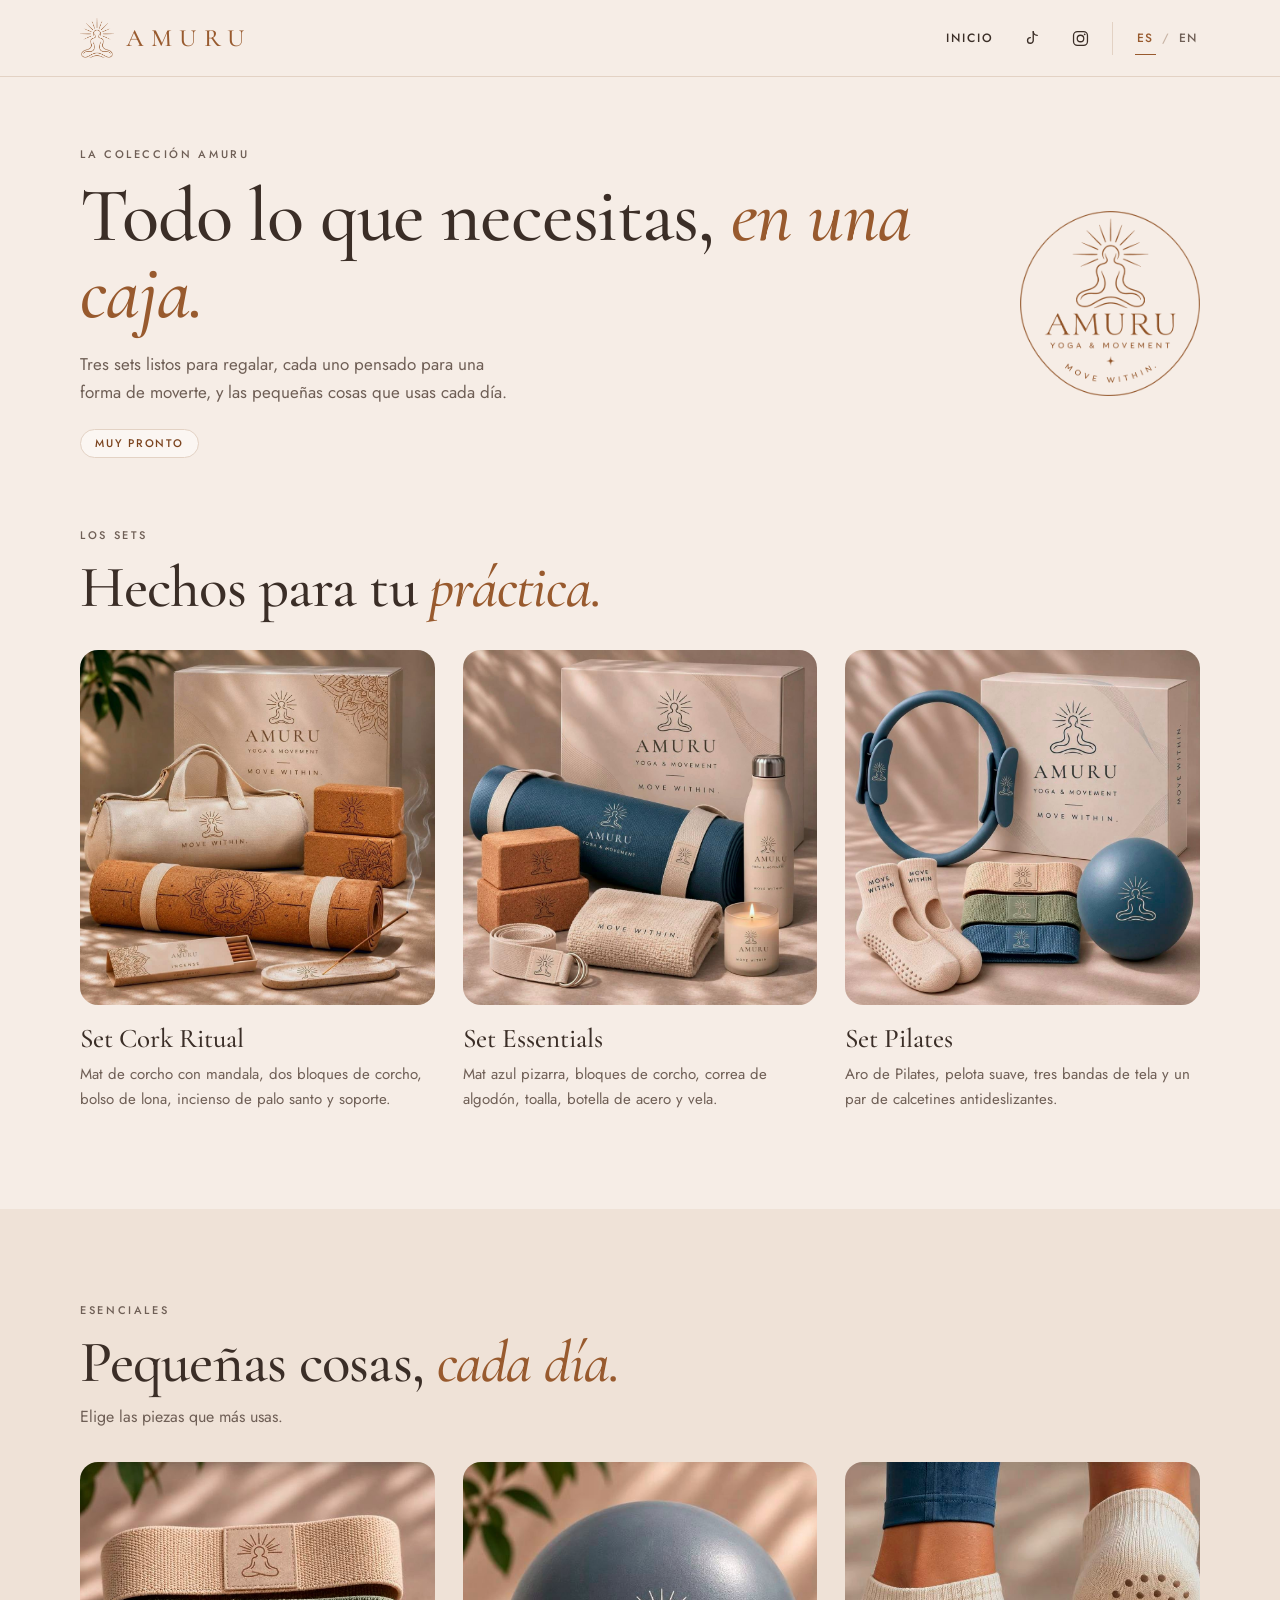
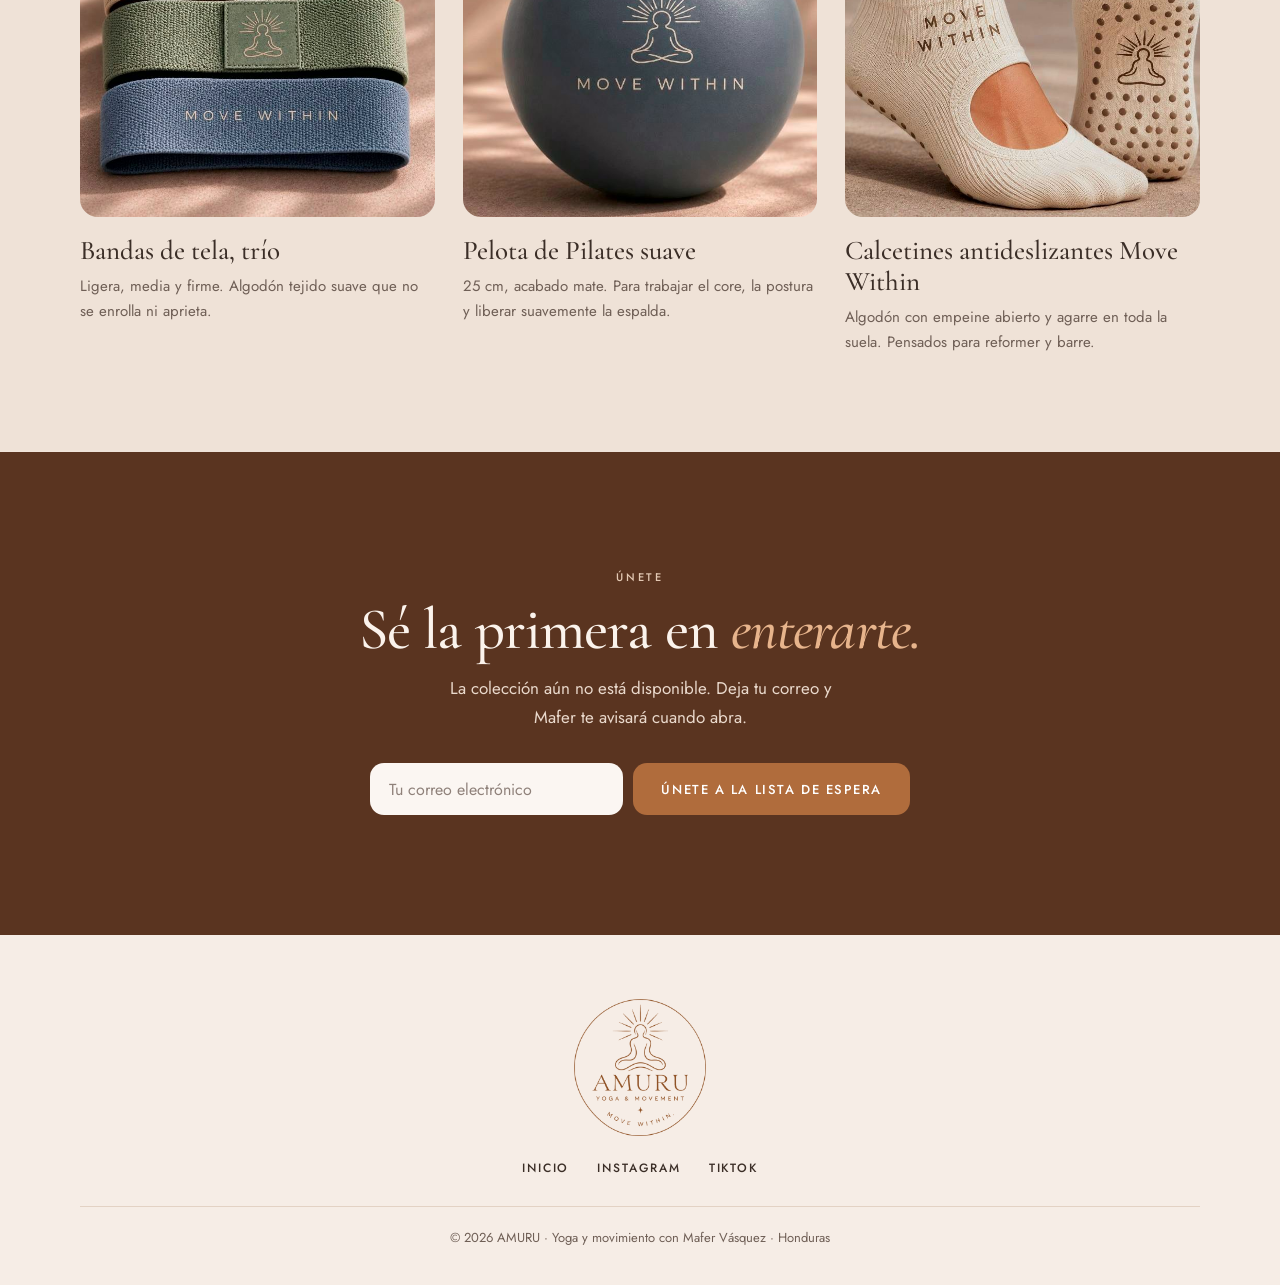
<file: collection.html>
<!DOCTYPE html><html lang="es"><head><meta charset="utf-8"/><meta name="viewport" content="width=device-width, initial-scale=1, viewport-fit=cover"/><title>La colección AMURU · Yoga y movimiento</title><meta name="description" content="La colección AMURU: sets de yoga y Pilates y pequeños esenciales para tu práctica. Únete a la lista de espera para enterarte cuando abra."/>
<meta property="og:type" content="website">
<meta property="og:site_name" content="AMURU">
<meta property="og:title" content="La colección AMURU · Yoga y movimiento">
<meta property="og:description" content="Sets de yoga y Pilates y pequeños esenciales para tu práctica.">
<meta property="og:url" content="https://mafer.club/collection.html">
<meta property="og:image" content="https://mafer.club/fotos/og-image.jpg">
<meta property="og:image:width" content="1200">
<meta property="og:image:height" content="630">
<meta property="og:image:alt" content="Mafer Vásquez sonriendo, con el logo de AMURU">
<meta name="twitter:card" content="summary_large_image">
<meta name="twitter:image" content="https://mafer.club/fotos/og-image.jpg">
<link rel="alternate" hreflang="es" href="https://mafer.club/collection.html">
<link rel="alternate" hreflang="en" href="https://mafer.club/en/collection.html">
<link rel="alternate" hreflang="x-default" href="https://mafer.club/collection.html">
<meta property="og:locale" content="es_HN">
<meta name="theme-color" content="#f6ede6">
<link rel="icon" href="fotos/amuru-symbol.png">
<link rel="preload" href="fonts/cormorant-garamond-latin-500-normal.woff2" as="font" type="font/woff2" crossorigin>
<link rel="preload" href="fonts/jost-latin-400-normal.woff2" as="font" type="font/woff2" crossorigin>
<link rel="stylesheet" href="assets/site.css?v=15">
</head>
<body class="collection-page">
<header class="site-header" id="top"><div class="bar wrap"><a class="brand" href="/" aria-label="AMURU, inicio"><img src="fotos/amuru-symbol.png" alt=""/><span>AMURU</span></a><nav class="nav" aria-label="Navegación principal"><a href="/">Inicio</a><a class="soc" href="https://www.tiktok.com/@mafervasquezz" target="_blank" rel="noopener noreferrer" aria-label="TikTok"><svg class="ico" viewBox="0 0 24 24" aria-hidden="true"><path d="M14.2 3.5v10.9a3.6 3.6 0 1 1-3.6-3.6" fill="none" stroke="currentColor" stroke-width="1.7" stroke-linecap="round" stroke-linejoin="round"/><path d="M14.2 3.5c.4 2.6 2.3 4.4 5 4.6" fill="none" stroke="currentColor" stroke-width="1.7" stroke-linecap="round"/></svg><span class="txt">TikTok</span></a><a class="soc" href="https://www.instagram.com/amuru.wellness/" target="_blank" rel="noopener noreferrer" aria-label="Instagram"><svg class="ico" viewBox="0 0 24 24" aria-hidden="true"><rect x="3.2" y="3.2" width="17.6" height="17.6" rx="5" fill="none" stroke="currentColor" stroke-width="1.6"/><circle cx="12" cy="12" r="4.1" fill="none" stroke="currentColor" stroke-width="1.6"/><circle cx="17.3" cy="6.7" r="1.1" fill="currentColor"/></svg><span class="txt">Instagram</span></a></nav><div class="lang" aria-label="Idioma"><a href="/collection.html" lang="es" hreflang="es" aria-current="true" title="Español">ES</a><span aria-hidden="true">/</span><a href="/en/collection.html" lang="en" hreflang="en" title="English">EN</a></div></div></header>
<main>
<section class="page-intro wrap">
  <div>
    <p class="eyebrow">La colección AMURU</p>
    <h1>Todo lo que necesitas, <em>en una caja.</em></h1>
    <p class="sub">Tres sets listos para regalar, cada uno pensado para una forma de moverte, y las pequeñas cosas que usas cada día.</p>
    <span class="status">Muy pronto</span>
  </div>
  <img src="fotos/amuru-logo.png" alt="AMURU Yoga y movimiento, Move within."/>
</section>

<section class="shelf wrap" aria-labelledby="sets-title">
  <div class="shelf-head"><p class="eyebrow">Los sets</p><h2 id="sets-title">Hechos para tu <em>práctica.</em></h2></div>
  <div class="product-grid">
    <article><img src="fotos/cork-ritual.jpg?v=3" alt="Set Cork Ritual: mat de corcho, bloques de corcho, bolso de lona y palo santo" loading="lazy"><h3>Set Cork Ritual</h3><p>Mat de corcho con mandala, dos bloques de corcho, bolso de lona, incienso de palo santo y soporte.</p></article>
    <article><img src="fotos/essentials.jpg?v=3" alt="Set Essentials: mat azul pizarra, bloques de corcho, correa, toalla, botella y vela" loading="lazy"><h3>Set Essentials</h3><p>Mat azul pizarra, bloques de corcho, correa de algodón, toalla, botella de acero y vela.</p></article>
    <article><img src="fotos/pilates.jpg?v=3" alt="Set Pilates: aro de Pilates, pelota suave, bandas de tela y calcetines antideslizantes" loading="lazy"><h3>Set Pilates</h3><p>Aro de Pilates, pelota suave, tres bandas de tela y un par de calcetines antideslizantes.</p></article>
  </div>
</section>

<section class="shelf wrap" aria-labelledby="daily-title">
  <div class="shelf-head"><p class="eyebrow">Esenciales</p><h2 id="daily-title">Pequeñas cosas, <em>cada día.</em></h2><p>Elige las piezas que más usas.</p></div>
  <div class="product-grid">
    <article><img src="fotos/fabric-bands.jpg?v=3" alt="Bandas de tela, trío" loading="lazy"><h3>Bandas de tela, trío</h3><p>Ligera, media y firme. Algodón tejido suave que no se enrolla ni aprieta.</p></article>
    <article><img src="fotos/pilates-ball.jpg?v=3" alt="Pelota de Pilates suave" loading="lazy"><h3>Pelota de Pilates suave</h3><p>25 cm, acabado mate. Para trabajar el core, la postura y liberar suavemente la espalda.</p></article>
    <article><img src="fotos/grip-socks.jpg?v=3" alt="Calcetines antideslizantes Move Within" loading="lazy"><h3>Calcetines antideslizantes Move Within</h3><p>Algodón con empeine abierto y agarre en toda la suela. Pensados para reformer y barre.</p></article>
  </div>
</section>

<section class="closing"><div class="wrap">
  <p class="eyebrow">Únete</p><h2>Sé la primera en <em>enterarte.</em></h2><p class="sub">La colección aún no está disponible. Deja tu correo y Mafer te avisará cuando abra.</p>
  <form method="post" action="https://docs.google.com/forms/d/e/1FAIpQLSfXtGnzMoglBGclzLk03h3wkVmcqxuoqThr8cAXqL5siRhx5w/formResponse?hl=es"><div class="fields"><input type="email" name="entry.332548926" autocomplete="email" maxlength="254" placeholder="Tu correo electrónico" aria-label="Tu correo electrónico" required><button class="primary">Únete a la lista de espera</button></div></form>
</div></section>
</main>
<footer><div class="wrap foot">
  <a href="/" aria-label="AMURU, inicio"><img class="foot-logo" src="fotos/amuru-logo.png" alt="AMURU Yoga y movimiento, Move within." loading="lazy"/></a>
  <nav aria-label="Pie de página"><a href="/">Inicio</a><a href="https://www.instagram.com/amuru.wellness/" target="_blank" rel="noopener noreferrer">Instagram</a><a href="https://www.tiktok.com/@mafervasquezz" target="_blank" rel="noopener noreferrer">TikTok</a></nav>
  <p class="legal">© 2026 AMURU · Yoga y movimiento con Mafer Vásquez · Honduras</p>
</div></footer>
<script>
document.querySelectorAll('form[action*="docs.google.com/forms"]').forEach(f=>f.addEventListener('submit',e=>{
  e.preventDefault();const btn=f.querySelector('button');if(btn){btn.disabled=true;}
  fetch(f.action,{method:'POST',mode:'no-cors',body:new URLSearchParams(new FormData(f))}).then(()=>{location.href='/gracias.html';}).catch(()=>{f.submit();});
}));
</script>
</body></html>
</file>
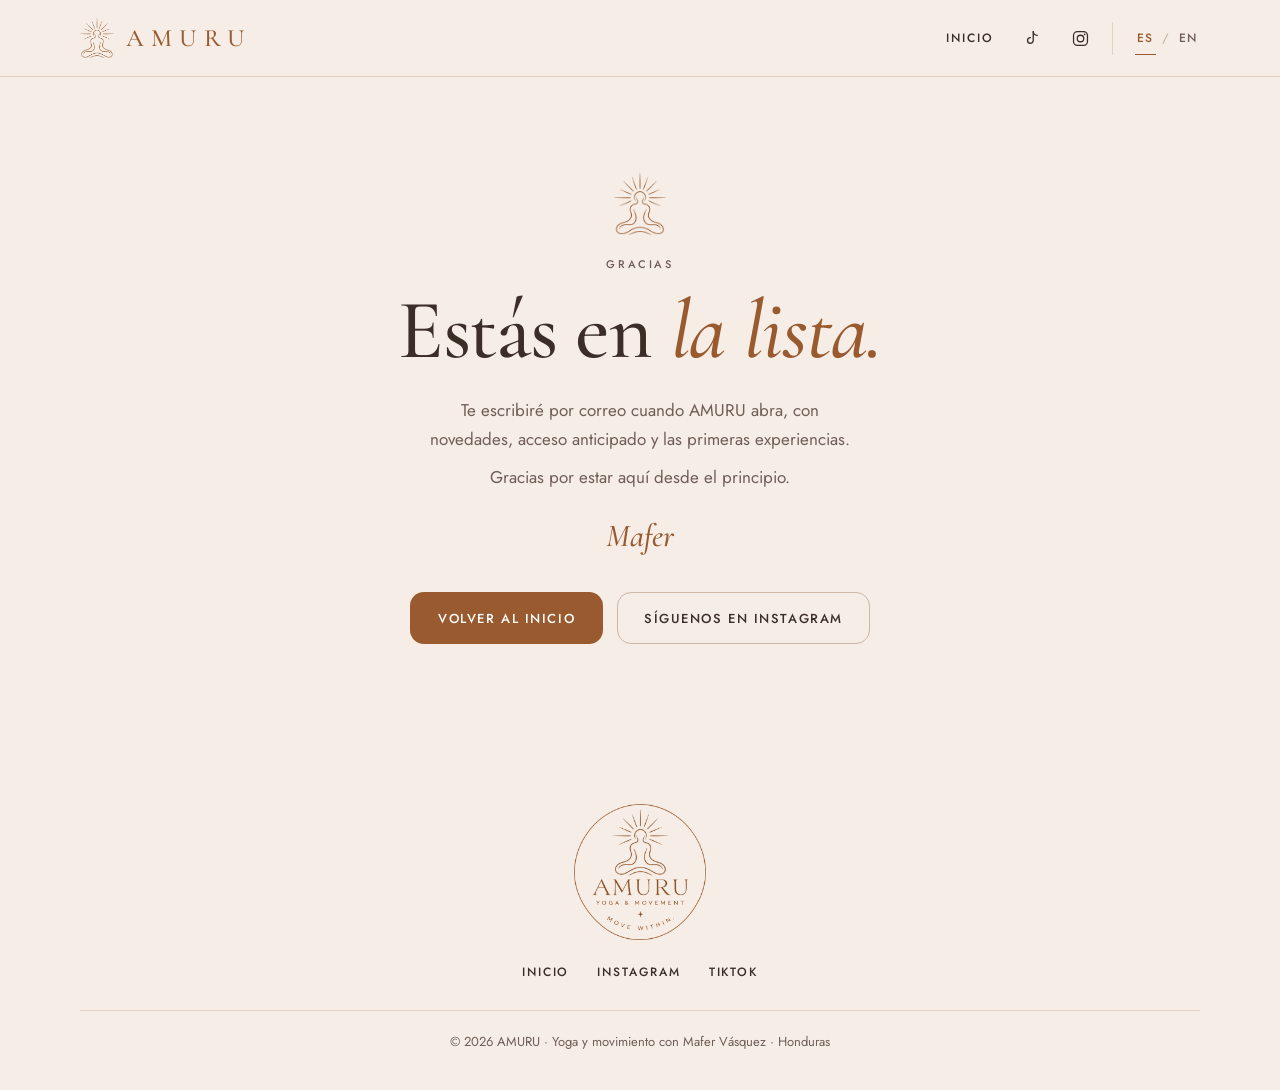
<file: gracias.html>
<!DOCTYPE html><html lang="es"><head><meta charset="utf-8"/><meta name="viewport" content="width=device-width, initial-scale=1, viewport-fit=cover"/><title>Estás en la lista · AMURU</title><meta name="robots" content="noindex">
<meta property="og:type" content="website">
<meta property="og:site_name" content="AMURU">
<meta property="og:title" content="La colección AMURU · Yoga y movimiento">
<meta property="og:description" content="Sets de yoga y Pilates y pequeños esenciales para tu práctica.">
<meta property="og:url" content="https://mafer.club/">
<meta property="og:image" content="https://mafer.club/fotos/og-image.jpg">
<meta property="og:image:width" content="1200">
<meta property="og:image:height" content="630">
<meta property="og:image:alt" content="Mafer Vásquez sonriendo, con el logo de AMURU">
<meta name="twitter:card" content="summary_large_image">
<meta name="twitter:image" content="https://mafer.club/fotos/og-image.jpg">
<meta property="og:locale" content="es_HN">
<meta name="theme-color" content="#f6ede6">
<link rel="icon" href="fotos/amuru-symbol.png">
<link rel="preload" href="fonts/cormorant-garamond-latin-500-normal.woff2" as="font" type="font/woff2" crossorigin>
<link rel="preload" href="fonts/jost-latin-400-normal.woff2" as="font" type="font/woff2" crossorigin>
<link rel="stylesheet" href="assets/site.css?v=15">
</head>
<body class="thanks-page">
<header class="site-header" id="top"><div class="bar wrap"><a class="brand" href="/" aria-label="AMURU, inicio"><img src="fotos/amuru-symbol.png" alt=""/><span>AMURU</span></a><nav class="nav" aria-label="Navegación principal"><a href="/">Inicio</a><a class="soc" href="https://www.tiktok.com/@mafervasquezz" target="_blank" rel="noopener noreferrer" aria-label="TikTok"><svg class="ico" viewBox="0 0 24 24" aria-hidden="true"><path d="M14.2 3.5v10.9a3.6 3.6 0 1 1-3.6-3.6" fill="none" stroke="currentColor" stroke-width="1.7" stroke-linecap="round" stroke-linejoin="round"/><path d="M14.2 3.5c.4 2.6 2.3 4.4 5 4.6" fill="none" stroke="currentColor" stroke-width="1.7" stroke-linecap="round"/></svg><span class="txt">TikTok</span></a><a class="soc" href="https://www.instagram.com/amuru.wellness/" target="_blank" rel="noopener noreferrer" aria-label="Instagram"><svg class="ico" viewBox="0 0 24 24" aria-hidden="true"><rect x="3.2" y="3.2" width="17.6" height="17.6" rx="5" fill="none" stroke="currentColor" stroke-width="1.6"/><circle cx="12" cy="12" r="4.1" fill="none" stroke="currentColor" stroke-width="1.6"/><circle cx="17.3" cy="6.7" r="1.1" fill="currentColor"/></svg><span class="txt">Instagram</span></a></nav><div class="lang" aria-label="Idioma"><a href="/gracias.html" lang="es" hreflang="es" aria-current="true" title="Español">ES</a><span aria-hidden="true">/</span><a href="/en/thanks.html" lang="en" hreflang="en" title="English">EN</a></div></div></header>
<main>
<section class="thanks wrap">
  <img class="thanks-mark" src="fotos/amuru-symbol.png" alt="">
  <p class="eyebrow">Gracias</p>
  <h1>Estás en <em>la lista.</em></h1>
  <p class="sub">Te escribiré por correo cuando AMURU abra, con novedades, acceso anticipado y las primeras experiencias.</p>
  <p class="sub">Gracias por estar aquí desde el principio.</p>
  <span class="sign">Mafer</span>
  <div class="thanks-actions">
    <a class="btn" href="/">Volver al inicio</a>
    <a class="ghost-link" href="https://www.instagram.com/amuru.wellness/" target="_blank" rel="noopener noreferrer">Síguenos en Instagram</a>
  </div>
</section>
</main>
<footer><div class="wrap foot">
  <a href="/" aria-label="AMURU, inicio"><img class="foot-logo" src="fotos/amuru-logo.png" alt="AMURU Yoga y movimiento, Move within." loading="lazy"/></a>
  <nav aria-label="Pie de página"><a href="/">Inicio</a><a href="https://www.instagram.com/amuru.wellness/" target="_blank" rel="noopener noreferrer">Instagram</a><a href="https://www.tiktok.com/@mafervasquezz" target="_blank" rel="noopener noreferrer">TikTok</a></nav>
  <p class="legal">© 2026 AMURU · Yoga y movimiento con Mafer Vásquez · Honduras</p>
</div></footer>
</body></html>
</file>
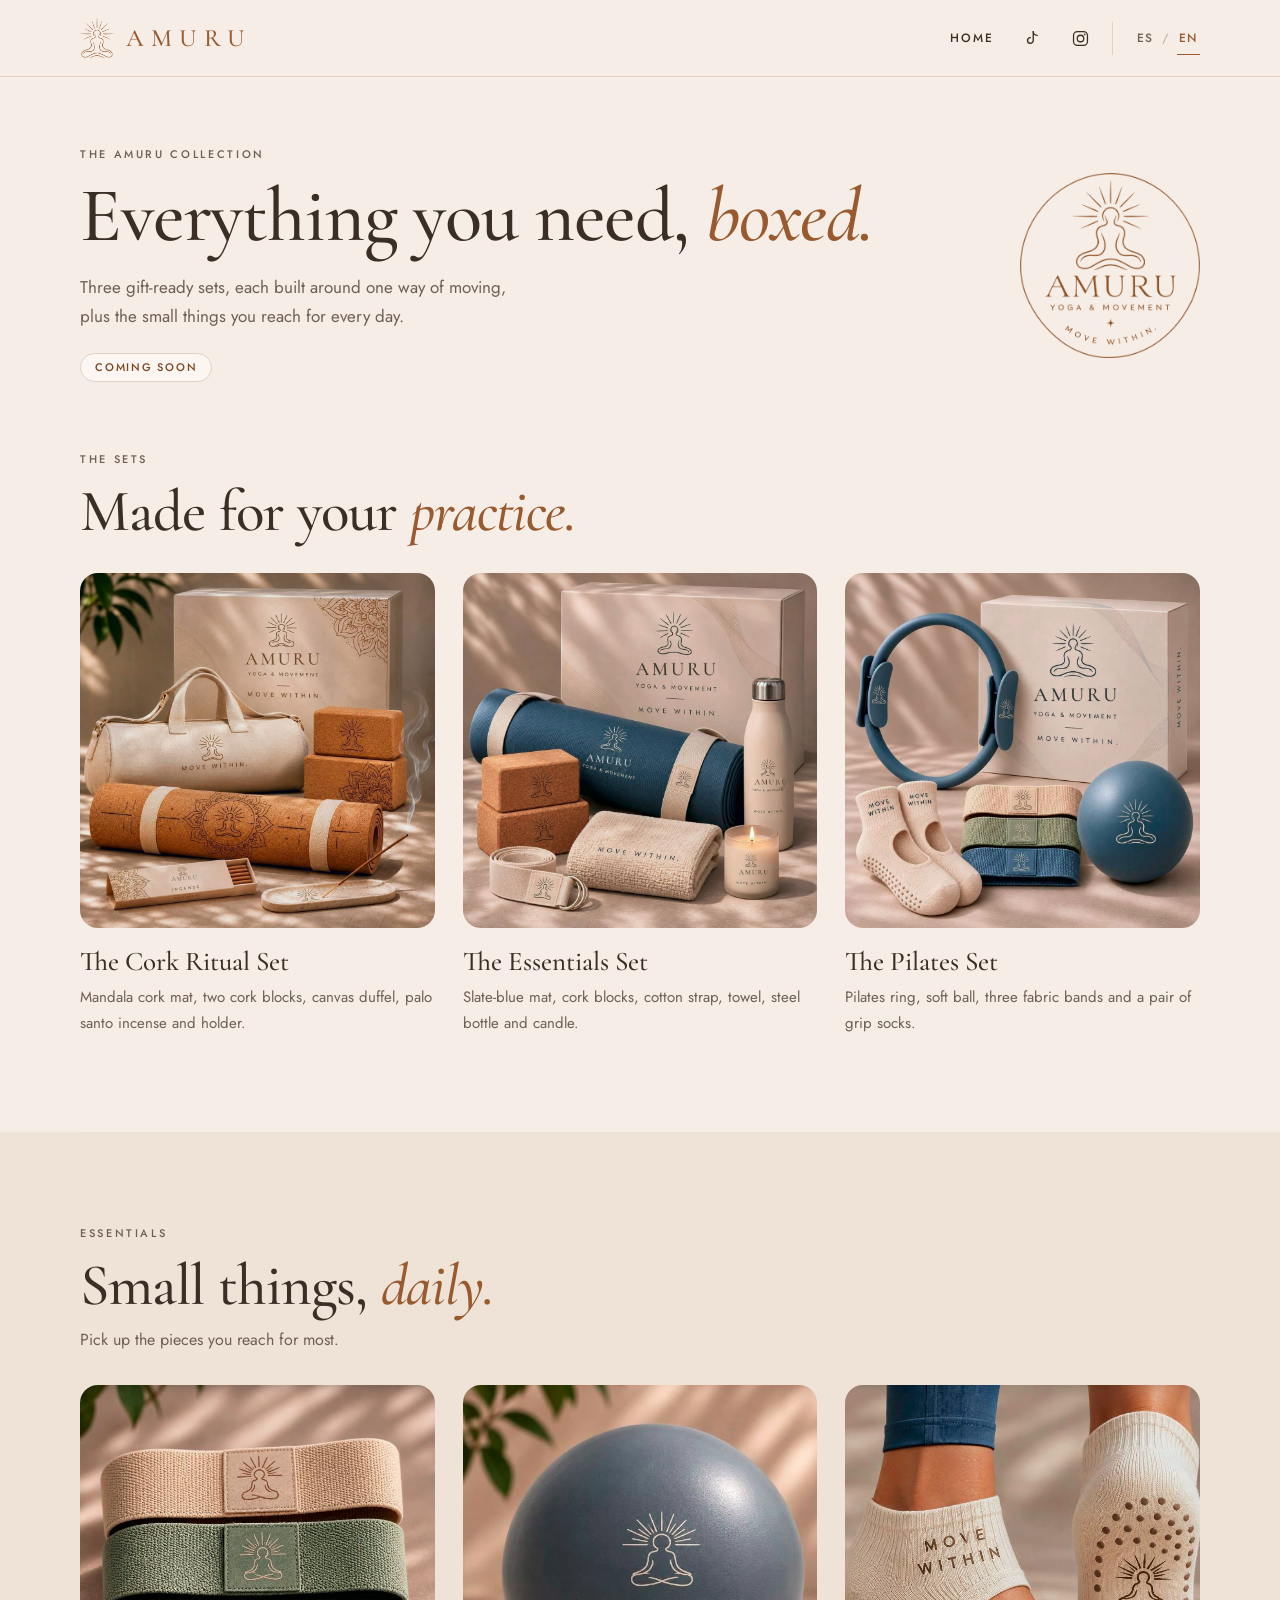
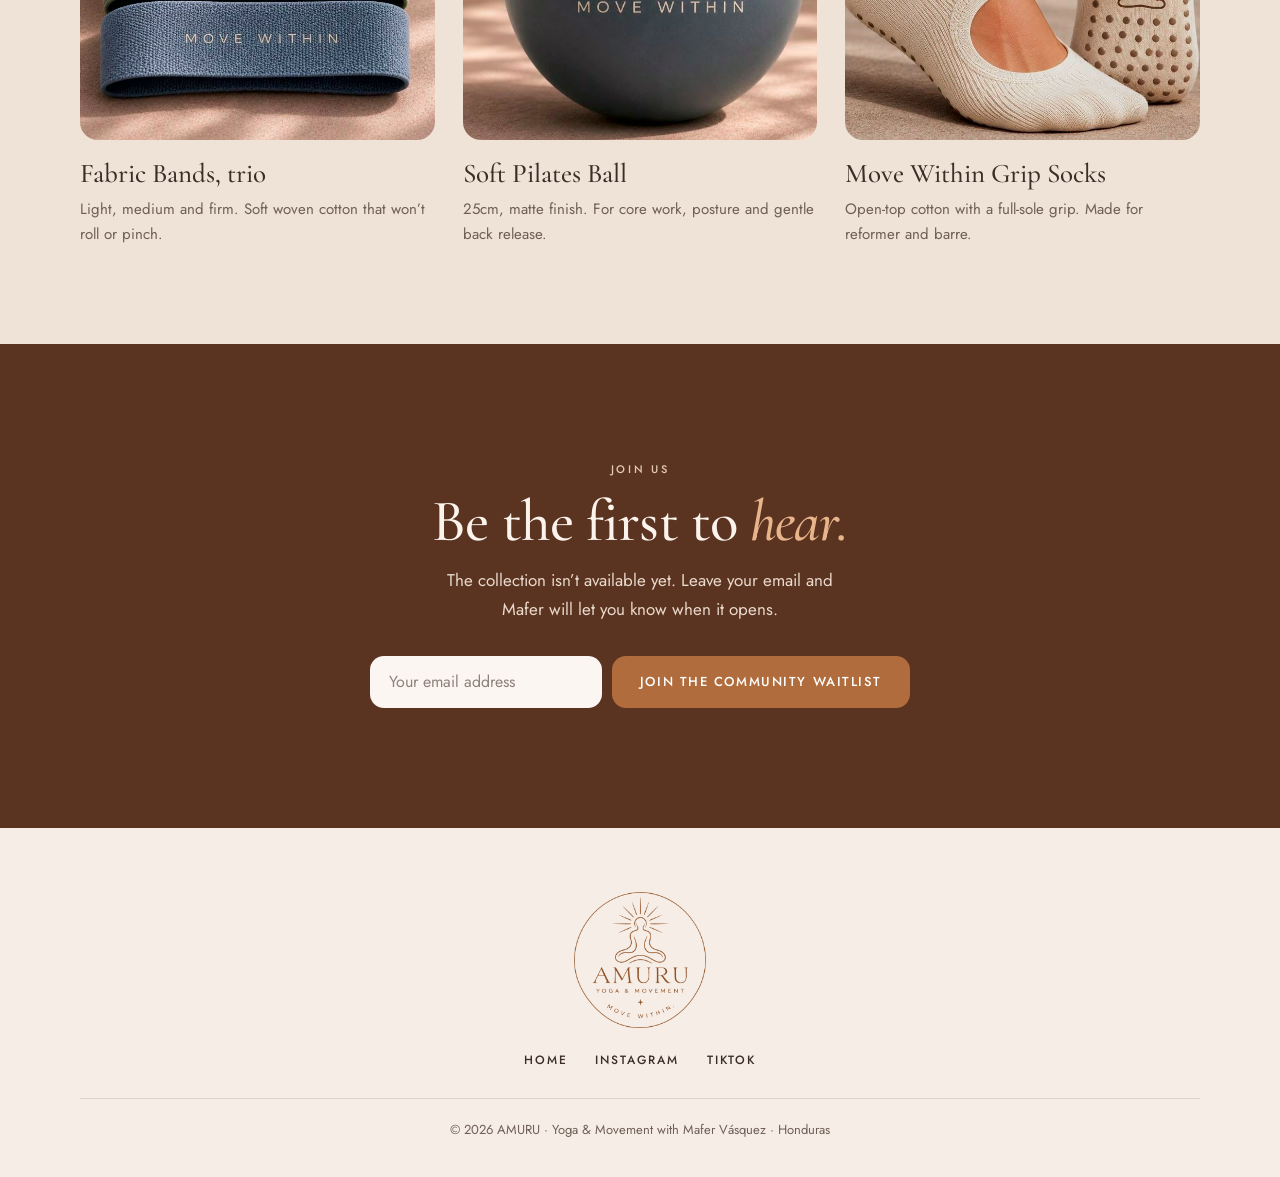
<file: en/collection.html>
<!DOCTYPE html><html lang="en"><head><meta charset="utf-8"/><meta name="viewport" content="width=device-width, initial-scale=1, viewport-fit=cover"/><title>The AMURU Collection · Yoga &amp; Movement</title><meta name="description" content="The AMURU collection: yoga and Pilates sets and small essentials for your practice. Join the waitlist to hear when it opens."/>
<meta property="og:type" content="website">
<meta property="og:site_name" content="AMURU">
<meta property="og:title" content="The AMURU Collection · Yoga &amp; Movement">
<meta property="og:description" content="Join Mafer’s yoga and movement community in Honduras.">
<meta property="og:url" content="https://mafer.club/en/collection.html">
<meta property="og:image" content="https://mafer.club/fotos/og-image.jpg">
<meta property="og:image:width" content="1200">
<meta property="og:image:height" content="630">
<meta property="og:image:alt" content="Mafer Vásquez smiling, with the AMURU logo">
<meta name="twitter:card" content="summary_large_image">
<meta name="twitter:image" content="https://mafer.club/fotos/og-image.jpg">
<link rel="alternate" hreflang="es" href="https://mafer.club/collection.html">
<link rel="alternate" hreflang="en" href="https://mafer.club/en/collection.html">
<link rel="alternate" hreflang="x-default" href="https://mafer.club/collection.html">
<meta property="og:locale" content="en_GB">
<meta name="theme-color" content="#f6ede6">
<link rel="icon" href="../fotos/amuru-symbol.png">
<link rel="preload" href="../fonts/cormorant-garamond-latin-500-normal.woff2" as="font" type="font/woff2" crossorigin>
<link rel="preload" href="../fonts/jost-latin-400-normal.woff2" as="font" type="font/woff2" crossorigin>
<link rel="stylesheet" href="../assets/site.css?v=15">
</head>
<body class="collection-page">
<header class="site-header" id="top"><div class="bar wrap"><a class="brand" href="/en/" aria-label="AMURU, home"><img src="../fotos/amuru-symbol.png" alt=""/><span>AMURU</span></a><nav class="nav" aria-label="Main navigation"><a href="/en/">Home</a><a class="soc" href="https://www.tiktok.com/@mafervasquezz" target="_blank" rel="noopener noreferrer" aria-label="TikTok"><svg class="ico" viewBox="0 0 24 24" aria-hidden="true"><path d="M14.2 3.5v10.9a3.6 3.6 0 1 1-3.6-3.6" fill="none" stroke="currentColor" stroke-width="1.7" stroke-linecap="round" stroke-linejoin="round"/><path d="M14.2 3.5c.4 2.6 2.3 4.4 5 4.6" fill="none" stroke="currentColor" stroke-width="1.7" stroke-linecap="round"/></svg><span class="txt">TikTok</span></a><a class="soc" href="https://www.instagram.com/amuru.wellness/" target="_blank" rel="noopener noreferrer" aria-label="Instagram"><svg class="ico" viewBox="0 0 24 24" aria-hidden="true"><rect x="3.2" y="3.2" width="17.6" height="17.6" rx="5" fill="none" stroke="currentColor" stroke-width="1.6"/><circle cx="12" cy="12" r="4.1" fill="none" stroke="currentColor" stroke-width="1.6"/><circle cx="17.3" cy="6.7" r="1.1" fill="currentColor"/></svg><span class="txt">Instagram</span></a></nav><div class="lang" aria-label="Language"><a href="/collection.html" lang="es" hreflang="es" title="Español">ES</a><span aria-hidden="true">/</span><a href="/en/collection.html" lang="en" hreflang="en" aria-current="true" title="English">EN</a></div></div></header>
<main>
<section class="page-intro wrap">
  <div>
    <p class="eyebrow">The AMURU collection</p>
    <h1>Everything you need, <em>boxed.</em></h1>
    <p class="sub">Three gift-ready sets, each built around one way of moving, plus the small things you reach for every day.</p>
    <span class="status">Coming soon</span>
  </div>
  <img src="../fotos/amuru-logo.png" alt="AMURU Yoga &amp; Movement, Move within."/>
</section>

<section class="shelf wrap" aria-labelledby="sets-title">
  <div class="shelf-head"><p class="eyebrow">The sets</p><h2 id="sets-title">Made for your <em>practice.</em></h2></div>
  <div class="product-grid">
    <article><img src="../fotos/cork-ritual.jpg?v=3" alt="The Cork Ritual Set: cork mat, cork blocks, canvas duffel and palo santo" loading="lazy"><h3>The Cork Ritual Set</h3><p>Mandala cork mat, two cork blocks, canvas duffel, palo santo incense and holder.</p></article>
    <article><img src="../fotos/essentials.jpg?v=3" alt="The Essentials Set: slate-blue mat, cork blocks, strap, towel, bottle and candle" loading="lazy"><h3>The Essentials Set</h3><p>Slate-blue mat, cork blocks, cotton strap, towel, steel bottle and candle.</p></article>
    <article><img src="../fotos/pilates.jpg?v=3" alt="The Pilates Set: Pilates ring, soft ball, fabric bands and grip socks" loading="lazy"><h3>The Pilates Set</h3><p>Pilates ring, soft ball, three fabric bands and a pair of grip socks.</p></article>
  </div>
</section>

<section class="shelf wrap" aria-labelledby="daily-title">
  <div class="shelf-head"><p class="eyebrow">Essentials</p><h2 id="daily-title">Small things, <em>daily.</em></h2><p>Pick up the pieces you reach for most.</p></div>
  <div class="product-grid">
    <article><img src="../fotos/fabric-bands.jpg?v=3" alt="Fabric Bands, trio" loading="lazy"><h3>Fabric Bands, trio</h3><p>Light, medium and firm. Soft woven cotton that won’t roll or pinch.</p></article>
    <article><img src="../fotos/pilates-ball.jpg?v=3" alt="Soft Pilates Ball" loading="lazy"><h3>Soft Pilates Ball</h3><p>25cm, matte finish. For core work, posture and gentle back release.</p></article>
    <article><img src="../fotos/grip-socks.jpg?v=3" alt="Move Within Grip Socks" loading="lazy"><h3>Move Within Grip Socks</h3><p>Open-top cotton with a full-sole grip. Made for reformer and barre.</p></article>
  </div>
</section>

<section class="closing"><div class="wrap">
  <p class="eyebrow">Join us</p><h2>Be the first to <em>hear.</em></h2><p class="sub">The collection isn’t available yet. Leave your email and Mafer will let you know when it opens.</p>
  <form method="post" action="https://docs.google.com/forms/d/e/1FAIpQLSfXtGnzMoglBGclzLk03h3wkVmcqxuoqThr8cAXqL5siRhx5w/formResponse?hl=en"><div class="fields"><input type="email" name="entry.332548926" autocomplete="email" maxlength="254" placeholder="Your email address" aria-label="Your email address" required><button class="primary">Join the community waitlist</button></div></form>
</div></section>
</main>
<footer><div class="wrap foot">
  <a href="/en/" aria-label="AMURU, home"><img class="foot-logo" src="../fotos/amuru-logo.png" alt="AMURU Yoga &amp; Movement, Move within." loading="lazy"/></a>
  <nav aria-label="Footer"><a href="/en/">Home</a><a href="https://www.instagram.com/amuru.wellness/" target="_blank" rel="noopener noreferrer">Instagram</a><a href="https://www.tiktok.com/@mafervasquezz" target="_blank" rel="noopener noreferrer">TikTok</a></nav>
  <p class="legal">© 2026 AMURU · Yoga &amp; Movement with Mafer Vásquez · Honduras</p>
</div></footer>
<script>
document.querySelectorAll('form[action*="docs.google.com/forms"]').forEach(f=>f.addEventListener('submit',e=>{
  e.preventDefault();const btn=f.querySelector('button');if(btn){btn.disabled=true;}
  fetch(f.action,{method:'POST',mode:'no-cors',body:new URLSearchParams(new FormData(f))}).then(()=>{location.href='/en/thanks.html';}).catch(()=>{f.submit();});
}));
</script>
</body></html>
</file>
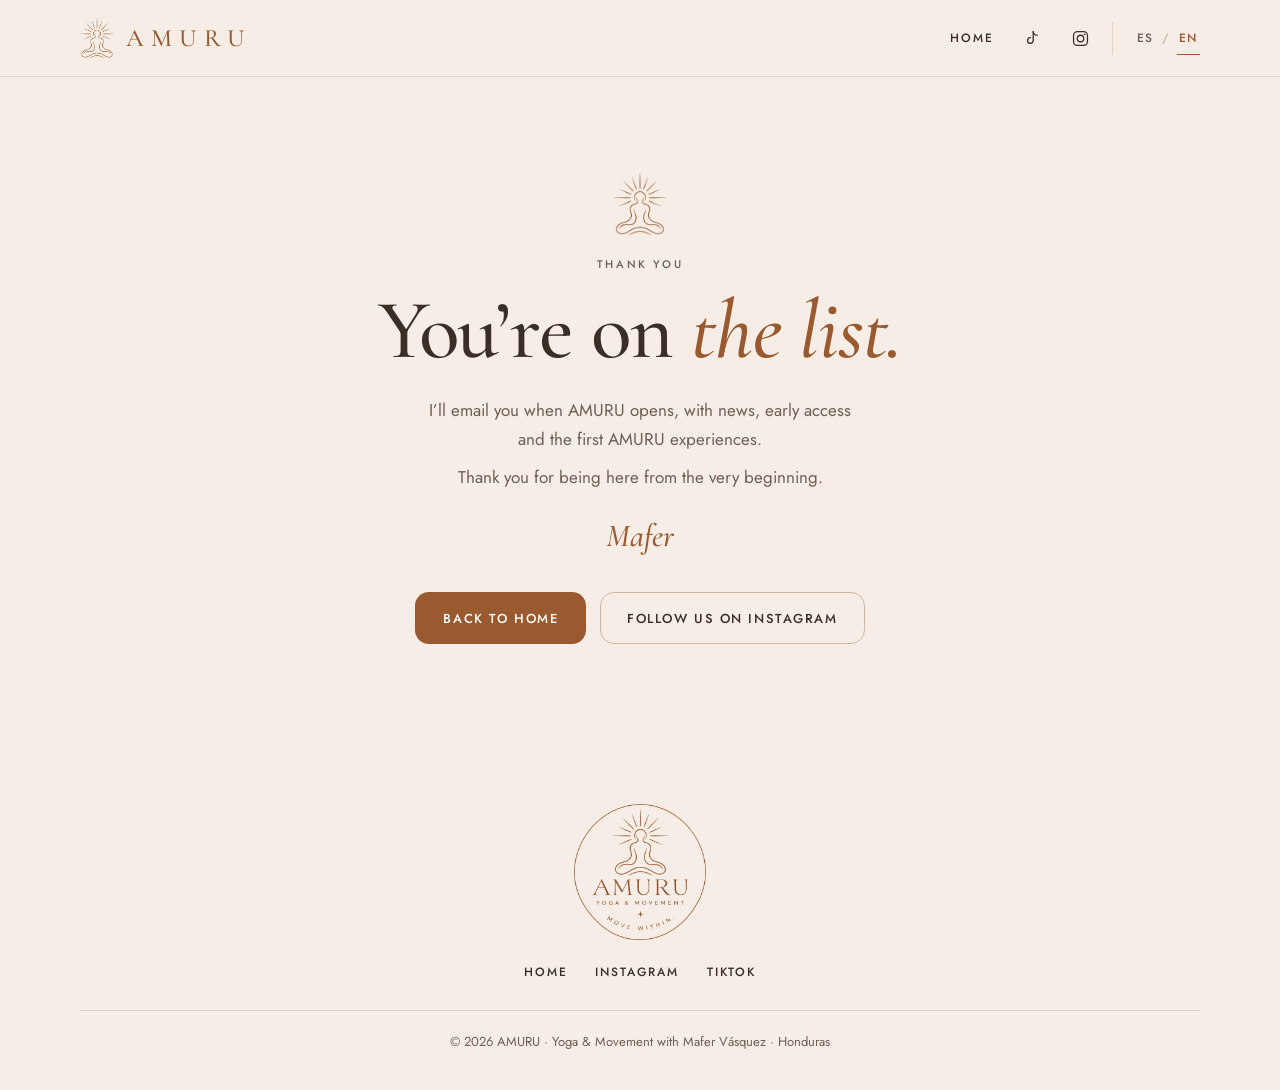
<file: en/thanks.html>
<!DOCTYPE html><html lang="en"><head><meta charset="utf-8"/><meta name="viewport" content="width=device-width, initial-scale=1, viewport-fit=cover"/><title>You’re on the list · AMURU</title><meta name="robots" content="noindex">
<meta property="og:type" content="website">
<meta property="og:site_name" content="AMURU">
<meta property="og:title" content="The AMURU Collection · Yoga &amp; Movement">
<meta property="og:description" content="Join Mafer’s yoga and movement community in Honduras.">
<meta property="og:url" content="https://mafer.club/">
<meta property="og:image" content="https://mafer.club/fotos/og-image.jpg">
<meta property="og:image:width" content="1200">
<meta property="og:image:height" content="630">
<meta property="og:image:alt" content="Mafer Vásquez smiling, with the AMURU logo">
<meta name="twitter:card" content="summary_large_image">
<meta name="twitter:image" content="https://mafer.club/fotos/og-image.jpg">
<meta property="og:locale" content="en_GB">
<meta name="theme-color" content="#f6ede6">
<link rel="icon" href="../fotos/amuru-symbol.png">
<link rel="preload" href="../fonts/cormorant-garamond-latin-500-normal.woff2" as="font" type="font/woff2" crossorigin>
<link rel="preload" href="../fonts/jost-latin-400-normal.woff2" as="font" type="font/woff2" crossorigin>
<link rel="stylesheet" href="../assets/site.css?v=15">
</head>
<body class="thanks-page">
<header class="site-header" id="top"><div class="bar wrap"><a class="brand" href="/en/" aria-label="AMURU, home"><img src="../fotos/amuru-symbol.png" alt=""/><span>AMURU</span></a><nav class="nav" aria-label="Main navigation"><a href="/en/">Home</a><a class="soc" href="https://www.tiktok.com/@mafervasquezz" target="_blank" rel="noopener noreferrer" aria-label="TikTok"><svg class="ico" viewBox="0 0 24 24" aria-hidden="true"><path d="M14.2 3.5v10.9a3.6 3.6 0 1 1-3.6-3.6" fill="none" stroke="currentColor" stroke-width="1.7" stroke-linecap="round" stroke-linejoin="round"/><path d="M14.2 3.5c.4 2.6 2.3 4.4 5 4.6" fill="none" stroke="currentColor" stroke-width="1.7" stroke-linecap="round"/></svg><span class="txt">TikTok</span></a><a class="soc" href="https://www.instagram.com/amuru.wellness/" target="_blank" rel="noopener noreferrer" aria-label="Instagram"><svg class="ico" viewBox="0 0 24 24" aria-hidden="true"><rect x="3.2" y="3.2" width="17.6" height="17.6" rx="5" fill="none" stroke="currentColor" stroke-width="1.6"/><circle cx="12" cy="12" r="4.1" fill="none" stroke="currentColor" stroke-width="1.6"/><circle cx="17.3" cy="6.7" r="1.1" fill="currentColor"/></svg><span class="txt">Instagram</span></a></nav><div class="lang" aria-label="Language"><a href="/gracias.html" lang="es" hreflang="es" title="Español">ES</a><span aria-hidden="true">/</span><a href="/en/thanks.html" lang="en" hreflang="en" aria-current="true" title="English">EN</a></div></div></header>
<main>
<section class="thanks wrap">
  <img class="thanks-mark" src="../fotos/amuru-symbol.png" alt="">
  <p class="eyebrow">Thank you</p>
  <h1>You’re on <em>the list.</em></h1>
  <p class="sub">I’ll email you when AMURU opens, with news, early access and the first AMURU experiences.</p>
  <p class="sub">Thank you for being here from the very beginning.</p>
  <span class="sign">Mafer</span>
  <div class="thanks-actions">
    <a class="btn" href="/en/">Back to home</a>
    <a class="ghost-link" href="https://www.instagram.com/amuru.wellness/" target="_blank" rel="noopener noreferrer">Follow us on Instagram</a>
  </div>
</section>
</main>
<footer><div class="wrap foot">
  <a href="/en/" aria-label="AMURU, home"><img class="foot-logo" src="../fotos/amuru-logo.png" alt="AMURU Yoga &amp; Movement, Move within." loading="lazy"/></a>
  <nav aria-label="Footer"><a href="/en/">Home</a><a href="https://www.instagram.com/amuru.wellness/" target="_blank" rel="noopener noreferrer">Instagram</a><a href="https://www.tiktok.com/@mafervasquezz" target="_blank" rel="noopener noreferrer">TikTok</a></nav>
  <p class="legal">© 2026 AMURU · Yoga &amp; Movement with Mafer Vásquez · Honduras</p>
</div></footer>
</body></html>
</file>
<file: assets/site.css>
@font-face{font-family:"Cormorant";src:url(../fonts/cormorant-garamond-latin-500-normal.woff2) format("woff2");font-weight:500;font-display:swap}
@font-face{font-family:"Cormorant";src:url(../fonts/cormorant-garamond-latin-500-italic.woff2) format("woff2");font-weight:500;font-style:italic;font-display:swap}
@font-face{font-family:"Cormorant";src:url(../fonts/cormorant-garamond-latin-600-normal.woff2) format("woff2");font-weight:600;font-display:swap}
@font-face{font-family:"Jost";src:url(../fonts/jost-latin-400-normal.woff2) format("woff2");font-weight:400;font-display:swap}
@font-face{font-family:"Jost";src:url(../fonts/jost-latin-500-normal.woff2) format("woff2");font-weight:500;font-display:swap}
:root{--blush:#f6ede6;--paper:#fbf6f2;--sand:#efe2d7;--ink:#3b2e27;--soft:#6f5f56;--copper:#985a2e;--copper-d:#7c4520;--deep:#5a3420;--line:#e3d2c4;--serif:"Cormorant",Baskerville,Georgia,serif;--sans:"Jost","Avenir Next",Avenir,Arial,sans-serif}
*{box-sizing:border-box}html{scroll-behavior:smooth}body{margin:0;background:var(--blush);color:var(--ink);font:400 16px/1.7 var(--sans);-webkit-font-smoothing:antialiased}
a{color:inherit}button,input{font:inherit}img{display:block;max-width:100%}figure{margin:0}section{scroll-margin-top:24px}
a:focus-visible,button:focus-visible,input:focus-visible,[tabindex]:focus-visible{outline:2px solid var(--copper);outline-offset:4px}
.wrap{width:min(1120px,calc(100% - 64px));margin:auto}
h1,h2,h3{font-family:var(--serif);font-weight:500;margin:0}h1,h2{letter-spacing:-.015em;line-height:1}em{font-style:italic;color:var(--copper)}p{margin:0}
.eyebrow{font:500 11px/1 var(--sans);letter-spacing:.24em;text-transform:uppercase;color:var(--soft);margin-bottom:18px}
h2{font-size:clamp(40px,4.6vw,60px);margin-bottom:22px}
.btn,button.primary{display:inline-flex;align-items:center;justify-content:center;min-height:52px;padding:0 28px;border:0;border-radius:3px;background:var(--copper);color:#fff;font:500 13px/1 var(--sans);letter-spacing:.12em;text-transform:uppercase;text-decoration:none;cursor:pointer;transition:background .2s}
.btn:hover,button.primary:hover{background:var(--copper-d)}
.ghost{min-height:40px;padding:0 16px;border:1px solid #c9b5a6;border-radius:3px;background:transparent;color:var(--ink);font:500 11px/1 var(--sans);letter-spacing:.14em;text-transform:uppercase;cursor:pointer}
.ghost:hover{background:#efe2d7}

/* header */
.site-header{border-bottom:1px solid var(--line)}
.bar{display:flex;align-items:center;justify-content:space-between;gap:20px;min-height:76px}
.brand{display:inline-flex;align-items:center;gap:12px;text-decoration:none;color:var(--copper)}
.brand img{width:34px;height:40px;object-fit:contain}
.brand span{font:500 25px/1 var(--serif);letter-spacing:.28em;margin-right:-.28em}
.nav{display:flex;gap:30px}.nav a{font:500 12px/1 var(--sans);letter-spacing:.16em;text-transform:uppercase;text-decoration:none;padding:10px 0;border-bottom:1px solid transparent}.nav a:hover{border-color:currentColor}

/* hero (desktop) */
.hero{display:grid;grid-template-columns:1fr 1fr;gap:7%;align-items:center;padding:64px 0 88px}
.hero-copy{grid-column:1;grid-row:1}
.hero-photo{grid-column:2;grid-row:1}
.hero h1{font-size:clamp(64px,7.4vw,104px);line-height:.95;margin-bottom:24px}
.lede{font-size:18px;color:var(--soft);max-width:30ch;margin-bottom:36px}
.signup label{display:block;font:500 11px/1 var(--sans);letter-spacing:.2em;text-transform:uppercase;margin-bottom:12px}
.fields{display:flex;gap:10px;max-width:540px}
input[type=email]{flex:1;min-width:0;min-height:52px;padding:0 18px;border:1px solid #cdb9aa;border-radius:3px;background:var(--paper);font-size:16px;color:var(--ink)}
input[type=email]::placeholder{color:#8f817a}
.note{font-size:13px;color:var(--soft);margin-top:12px}
.hero-photo img{width:100%;height:clamp(460px,46vw,620px);object-fit:cover;object-position:42% 18%;border-radius:999px 999px 4px 4px}

/* ---------- design system ---------- */
:root{--r:14px;--r-img:18px;--sec:120px}
.btn,button.primary,input[type=email]{border-radius:var(--r)}
.ghost{border-radius:999px;min-height:42px;padding:0 20px;border-color:#cdb7a6}
.section{padding:var(--sec) 0}
.tint{background:var(--sand)}
.sub{color:var(--soft);font-size:17px;line-height:1.7}
.center{text-align:center}
.narrow{max-width:720px}
.section-head{margin-bottom:44px}
.section-head h2{margin-bottom:0}
.section-head .sub{margin-top:16px;max-width:46ch}
.center .sub{margin-left:auto;margin-right:auto}

/* gentle reveal on scroll */
.js .reveal{opacity:0;transform:translateY(18px);transition:opacity .8s ease,transform .8s ease}
.js .reveal.in{opacity:1;transform:none}

/* welcome */
.intro .mark{width:44px;height:auto;margin:0 auto 22px}
.intro h2{font-size:clamp(40px,5vw,64px);line-height:1.05;max-width:16ch;margin:0 auto}
.intro .sub{margin-top:22px;max-width:48ch}

/* story */
.story-grid{display:grid;grid-template-columns:1fr 1.05fr;grid-template-areas:"photo head" "photo body";column-gap:9%;align-items:center}
.story-head{grid-area:head;align-self:end;margin-bottom:28px}
.story-head h2{margin:0}
.story-photo{grid-area:photo}
.story-photo img{width:100%;aspect-ratio:4/5;object-fit:cover;object-position:50% 45%;border-radius:999px 999px var(--r-img) var(--r-img)}
.story-body{grid-area:body;align-self:start}
.story-body .lead{font:500 26px/1.45 var(--serif);color:var(--ink);margin-bottom:20px;max-width:30ch}
.story-body .sub{max-width:44ch}
.sign{font:italic 500 32px/1 var(--serif);color:var(--copper);margin-top:26px;display:block}

/* watch */
.watch-grid{display:grid;grid-template-columns:1fr 380px;gap:12%;align-items:center}
.tracklist{display:grid;margin-top:36px}
.tracklist button{text-align:left;color:#7a6a61;background:transparent;border:0;border-top:1px solid var(--line);font:500 24px/1.3 var(--serif);padding:16px 0;cursor:pointer}
.tracklist button:last-child{border-bottom:1px solid var(--line)}
.tracklist button[aria-current=true]{color:var(--ink);font-style:italic}
.tracklist button[aria-current=true]::after{content:"";display:inline-block;width:7px;height:7px;border-radius:50%;background:var(--copper);margin-left:12px;vertical-align:middle}
.reel-stage{min-width:0}
.reel-stage article[hidden]{display:none}
.reel-stage h3{font-size:24px;line-height:1.2;margin-bottom:14px}
.reel-stage iframe{display:block;width:100%;height:600px;border:0;border-radius:var(--r-img);background:#2b211c;box-shadow:0 18px 40px rgba(59,46,39,.12)}
.reel-foot{display:flex;align-items:center;justify-content:space-between;gap:12px;margin-top:16px}
.reel-foot a{font-size:13px;color:var(--copper-d);text-underline-offset:4px}
.reel-nav{display:flex;gap:8px}

/* moments */
.moments-head{display:flex;align-items:flex-end;justify-content:space-between;gap:16px}
.photo-nav{display:none;gap:8px}
.galeria{display:grid;grid-template-columns:repeat(4,minmax(0,1fr));gap:16px}
.galeria img{width:100%;aspect-ratio:4/5;object-fit:cover;border-radius:var(--r-img)}

/* collection teaser */
.teaser-grid{display:grid;grid-template-columns:.85fr 1.3fr;grid-template-areas:"copy images" "cta images";column-gap:7%;align-items:center}
.teaser-copy{grid-area:copy;align-self:end}
.teaser-copy h2{margin-bottom:0}
.teaser-copy .sub{margin-top:16px;max-width:34ch}
.teaser-cta{grid-area:cta;align-self:start;margin-top:30px}
.teaser-images{grid-area:images;display:grid;grid-template-columns:1fr 1fr;gap:16px}
.teaser-images img{width:100%;aspect-ratio:1;object-fit:cover;border-radius:var(--r-img)}
.teaser-images figcaption{font:500 21px/1.3 var(--serif);margin-top:12px}

/* closing */
.closing{background:var(--deep);color:#fff;padding:var(--sec) 0;text-align:center}
.closing .eyebrow{color:#e3c9b4}.closing h2{color:#fbf3ec;margin-bottom:14px}.closing h2 em{color:#e7b48c}
.closing .sub{color:#ead9cc;margin:0 auto 32px;max-width:40ch}
.closing .fields{margin:auto}.closing input[type=email]{border-color:transparent}
.closing button.primary{background:#b06c3c}.closing button.primary:hover{background:#c27a47}

/* footer */
footer{padding:64px 0 36px;text-align:center}
.foot-logo{width:132px;height:auto;margin:0 auto 26px}
.foot nav{display:flex;justify-content:center;gap:28px}.foot nav a{font:500 12px/1 var(--sans);letter-spacing:.16em;text-transform:uppercase;text-decoration:none}.foot nav a:hover{text-decoration:underline;text-underline-offset:5px}
.legal{border-top:1px solid var(--line);margin-top:32px;padding-top:20px;font-size:13px;color:var(--soft)}

/* ---------- phone ---------- */
@media(max-width:760px){
.wrap{width:calc(100% - 40px)}
h2{font-size:40px;margin-bottom:16px}
/* header sits over the photo */
.bar{min-height:64px;padding-top:env(safe-area-inset-top)}
.brand{gap:8px}.brand img{width:22px;height:28px}.brand span{font-size:19px;letter-spacing:.2em;margin-right:0}
.nav{gap:14px}.nav a{font-size:10px;letter-spacing:.1em}
.home .site-header{position:absolute;top:0;left:0;right:0;z-index:3;border:0}
.home .brand{color:#fff}.home .brand img{filter:brightness(0) invert(1)}
.home .nav a{color:#fff;text-shadow:0 1px 8px rgba(0,0,0,.25)}
/* full-screen photo hero */
.hero{position:relative;display:block;width:100%;height:100svh;min-height:500px;max-height:940px;padding:0;overflow:hidden;color:#fff}
.hero-photo{position:absolute;inset:0}
.hero-photo img{width:100%;height:100%;object-fit:cover;object-position:46% 18%;border-radius:0}
.hero::after{content:"";position:absolute;inset:0;background:linear-gradient(180deg,rgba(43,26,17,.5) 0,rgba(43,26,17,0) 16%,rgba(43,26,17,0) 36%,rgba(43,26,17,.72) 62%,rgba(39,23,15,.92) 100%)}
.hero-copy{position:absolute;z-index:2;left:20px;right:20px;bottom:calc(22px + env(safe-area-inset-bottom))}
.hero .eyebrow{color:#f0d9c6;font-size:10px;margin-bottom:10px}
.hero h1{font-size:clamp(46px,13.5vw,60px);margin-bottom:8px;color:#fff;text-shadow:0 2px 20px rgba(0,0,0,.18)}
.hero h1 em{color:#f1c29d}
.lede{color:#f3e6dc;font-size:15px;line-height:1.5;margin-bottom:18px;max-width:none}
.signup label{display:none}
.fields{flex-direction:column;gap:8px}
.hero input[type=email]{background:rgba(251,246,242,.96);border-color:transparent}
input[type=email],.btn,button.primary{min-height:50px}
.hero .note{color:#e9d6c8;font-size:12px;margin-top:9px;text-align:center}
:root{--sec:84px}
.sub{font-size:16px}
.section-head{margin-bottom:28px}
.intro .mark{width:36px;margin-bottom:18px}
.intro h2{font-size:38px}
.intro .sub{margin-top:18px}
.story-grid{grid-template-columns:1fr;grid-template-areas:"head" "photo" "body"}
.story-head{margin-bottom:26px}
.story-photo img{aspect-ratio:4/5}
.story-body{margin-top:30px}
.story-body .lead{font-size:23px}
.sign{font-size:30px;margin-top:20px}
.watch-grid{grid-template-columns:1fr;gap:28px}
.watch-copy .sub{margin-top:16px}
.tracklist{display:none}
.reel-stage{width:100%;max-width:400px;margin:auto}
.reel-stage h3{font-size:22px}
.reel-stage iframe{height:min(64svh,560px)}
.moments-head{align-items:center}.photo-nav{display:flex}
.galeria{display:flex;gap:12px;overflow-x:auto;scroll-snap-type:x mandatory;scroll-behavior:smooth;overscroll-behavior-x:contain;scrollbar-width:none;margin-right:-20px;padding-right:20px}
.galeria::-webkit-scrollbar{display:none}
.galeria img{flex:0 0 80%;width:80%;scroll-snap-align:start}
.teaser-grid{grid-template-columns:1fr;grid-template-areas:"copy" "images" "cta"}
.teaser-images{margin-top:28px;gap:12px}.teaser-images figcaption{font-size:18px;margin-top:10px}
.teaser-cta{margin-top:28px}.teaser-cta .btn{width:100%}
footer{padding:56px 0 32px}.foot-logo{width:116px}.foot nav{gap:20px}
}
@media(max-width:400px){.moments-head h2{font-size:34px}.photo-nav .ghost{padding:0 14px}}
@media(max-width:360px){.photo-nav .ghost{padding:0 11px;font-size:10px;letter-spacing:.08em}.moments-head h2{font-size:30px}.nav{gap:9px}.nav a{font-size:9px;letter-spacing:.05em}.brand{gap:6px}.brand span{font-size:16px;letter-spacing:.14em}.brand img{width:18px;height:24px}.btn,button.primary{letter-spacing:.06em;padding:0 16px}.intro h2{font-size:34px}}
@media(max-width:760px) and (max-height:620px){.hero .eyebrow,.hero .note{display:none}.hero h1{font-size:40px;margin-bottom:4px}.lede{font-size:14px;margin-bottom:12px}input[type=email],button.primary{min-height:46px}.hero-copy{bottom:16px}}
@media(prefers-reduced-motion:reduce){html,.galeria{scroll-behavior:auto}.js .reveal{opacity:1;transform:none;transition:none}}

/* collection page */
.page-intro{display:grid;grid-template-columns:1fr auto;gap:48px;align-items:center;padding:72px 0 48px}
.page-intro h1{font-size:clamp(48px,6vw,80px);line-height:1;margin-bottom:18px}
.page-intro p.sub{color:var(--soft);max-width:44ch}
.page-intro img{width:180px;height:auto}
.status{display:inline-block;margin-top:22px;padding:8px 14px;border:1px solid var(--line);border-radius:999px;font:500 11px/1 var(--sans);letter-spacing:.16em;text-transform:uppercase;color:var(--copper-d);background:var(--paper)}
.shelf{padding:24px 0 96px}.shelf+.shelf{background:var(--sand);padding-top:96px;box-shadow:0 0 0 100vmax var(--sand);clip-path:inset(0 -100vmax)}
.shelf-head{margin-bottom:32px}.shelf-head h2{margin-bottom:10px}.shelf-head p{color:var(--soft)}
.product-grid{display:grid;grid-template-columns:repeat(3,minmax(0,1fr));gap:28px}
.product-grid img{width:100%;aspect-ratio:1;object-fit:cover;border-radius:var(--r-img);background:var(--sand)}
.product-grid h3{font-size:27px;line-height:1.15;margin:18px 0 8px}
.product-grid p{font-size:15px;color:var(--soft)}
@media(max-width:760px){
.page-intro{grid-template-columns:1fr;gap:20px;padding:40px 0 28px}
.page-intro img{width:96px;grid-row:1}
.page-intro h1{font-size:44px}
.shelf{padding:12px 0 72px}.shelf+.shelf{padding-top:72px}
.shelf-head{margin-bottom:22px}
.product-grid{grid-template-columns:1fr;gap:32px}
.product-grid h3{font-size:24px;margin-top:14px}
}
.reel-foot{justify-content:center}
.reel-nav-row{display:flex;justify-content:center;margin-top:18px}

/* editorial mosaic (Little moments) */
.mosaic{display:grid;grid-template-columns:repeat(4,minmax(0,1fr));grid-auto-rows:clamp(150px,17vw,250px);gap:16px;grid-template-areas:"m1 m1 m2 m3" "m1 m1 m2 m4" "m5 m6 m7 m4"}
.mosaic img{width:100%;height:100%;object-fit:cover;border-radius:var(--r-img)}
.mosaic .m1{grid-area:m1;object-position:50% 30%}.mosaic .m2{grid-area:m2;object-position:28% 50%}.mosaic .m3{grid-area:m3}
.mosaic .m4{grid-area:m4;object-position:55% 60%}.mosaic .m5{grid-area:m5;object-position:50% 20%}.mosaic .m6{grid-area:m6;object-position:50% 35%}.mosaic .m7{grid-area:m7}
@media(max-width:760px){
.mosaic{grid-template-columns:1fr 1fr;grid-auto-rows:clamp(130px,42vw,190px);gap:10px;grid-template-areas:"m1 m3" "m1 m6" "m5 m2" "m4 m2" "m7 m7"}
}

/* vision content */
.pull{margin:26px 0 0;padding-left:18px;border-left:2px solid var(--copper);font:italic 500 24px/1.4 var(--serif);color:var(--ink);max-width:30ch}
.moments-head .sub{margin-top:14px;max-width:44ch}
.pillars-grid{list-style:none;margin:0;padding:0;display:grid;grid-template-columns:repeat(3,minmax(0,1fr));gap:0 48px}
.pillars-grid li{padding:26px 0;border-top:1px solid var(--line)}
.pillars-grid h3{font-size:28px;line-height:1.1;color:var(--copper);margin-bottom:6px}
.pillars-grid p{color:var(--soft);font-size:16px;line-height:1.6}
.first-light{margin-top:56px;background:var(--deep);color:#f6ede6;border-radius:var(--r-img);padding:44px 48px;display:grid;grid-template-columns:1fr auto;column-gap:40px;align-items:center}
.first-light .eyebrow{color:#e3c9b4;grid-column:1;margin-bottom:10px}
.first-light h3{grid-column:1;font-size:40px;line-height:1;color:#fbf3ec;margin-bottom:12px}
.first-light p:not(.eyebrow){grid-column:1;color:#ead9cc;max-width:52ch}
.first-light .btn{grid-column:2;grid-row:1 / span 3;background:#b06c3c}
.first-light .btn:hover{background:#c27a47}
.principles{list-style:none;margin:48px 0 0;padding:0;display:grid;grid-template-columns:repeat(3,minmax(0,1fr));gap:40px}
.principles h3{font-size:28px;line-height:1.1;margin-bottom:8px}
.principles p{color:var(--soft);font-size:16px;line-height:1.6}
.motto{font:italic 500 22px/1 var(--serif);color:var(--copper);margin-top:26px}
@media(max-width:760px){
.pull{font-size:21px;margin-top:22px}
.pillars-grid{grid-template-columns:1fr 1fr;gap:0 18px}
.pillars-grid li{padding:18px 0}
.pillars-grid h3{font-size:23px}
.pillars-grid p{font-size:14px;line-height:1.5}
.first-light{grid-template-columns:1fr;padding:32px 24px;margin-top:40px}
.first-light h3{font-size:34px}
.first-light .btn{grid-column:1;grid-row:auto;margin-top:22px;width:100%}
.principles{grid-template-columns:1fr;gap:22px;margin-top:36px}
.principles li{padding-top:20px;border-top:1px solid #dcc8b8}
.principles h3{font-size:25px}
}

/* language switch */
.bar{gap:16px}
.nav{margin-left:auto}
.lang{display:inline-flex;align-items:center;gap:6px;padding-left:22px;margin-left:4px;border-left:1px solid var(--line);font:500 12px/1 var(--sans);letter-spacing:.14em}
.lang a{text-decoration:none;color:var(--soft);padding:10px 2px;border-bottom:1px solid transparent}
.lang a[aria-current=true]{color:var(--copper);border-bottom-color:currentColor}
.lang a:hover{color:var(--ink)}
.lang span{color:#c9b5a6}
@media(max-width:760px){
.bar{gap:10px}
.lang{padding-left:10px;margin-left:0;font-size:10px;letter-spacing:.08em;gap:4px}
.home .lang{border-left-color:rgba(255,255,255,.45)}
.home .lang a{color:rgba(255,255,255,.75);text-shadow:0 1px 8px rgba(0,0,0,.25)}
.home .lang a[aria-current=true]{color:#fff}
.home .lang span{color:rgba(255,255,255,.5)}
}
@media(max-width:400px){.nav{gap:10px}.nav a{font-size:9.5px;letter-spacing:.07em}.brand span{font-size:17px;letter-spacing:.16em}.brand img{width:20px;height:26px}}
@media(max-width:360px){.nav{gap:7px}.nav a{font-size:8.5px;letter-spacing:.04em}.lang{padding-left:7px;font-size:9px;letter-spacing:.04em}.brand span{font-size:15px;letter-spacing:.1em}.brand{gap:5px}.brand img{width:17px;height:22px}}
@media(max-width:420px){.nav-tt{display:none}.nav{gap:14px}.nav a{font-size:10px;letter-spacing:.1em}.brand span{font-size:18px;letter-spacing:.18em}.brand img{width:21px;height:27px}.lang{font-size:10px;letter-spacing:.08em}}
@media(max-width:340px){.nav{gap:10px}.nav a{font-size:9px;letter-spacing:.06em}.brand span{font-size:16px;letter-spacing:.12em}.lang{font-size:9px}}
/* hero photo (high-res) framing */
.hero-photo img{object-position:56% 22%}
@media(max-width:760px){.hero-photo img{object-position:57% 30%}}

/* Little moments: equal-size swipe row */
.moments-head{align-items:flex-end}
.moments .photo-nav{display:flex;gap:8px;flex-shrink:0}
.moments .galeria{display:flex;gap:16px;overflow-x:auto;scroll-snap-type:x mandatory;scroll-behavior:smooth;overscroll-behavior-x:contain;scrollbar-width:none;padding-bottom:4px}
.moments .galeria::-webkit-scrollbar{display:none}
.moments .galeria img{flex:0 0 calc((100% - 48px) / 3.4);width:auto;aspect-ratio:4/5;object-fit:cover;border-radius:var(--r-img);scroll-snap-align:start}
@media(max-width:760px){
.moments .galeria{gap:12px;margin-right:-20px;padding-right:20px}
.moments .galeria img{flex:0 0 80%}
}
.experience .section-head{margin-bottom:0}
.experience .first-light{margin-top:40px}
@media(max-width:760px){
.moments-head{flex-direction:column;align-items:flex-start;gap:18px}
.experience .first-light{margin-top:28px}
}
.moments .galeria img{flex:none;min-width:0;max-width:none;width:calc((100% - 48px) / 3.4);height:auto}
@media(max-width:760px){.moments .galeria img{width:80%}}
.experience.section{padding:88px 0}@media(max-width:760px){.experience.section{padding:64px 0}}

/* social links: words on desktop, icons on phones */
.nav .soc{display:inline-flex;align-items:center}
.nav .soc .ico{display:none;width:20px;height:20px}
@media(max-width:760px){
.nav{align-items:center}
.nav .soc{padding:8px 2px;border-bottom:0}
.nav .soc .txt{display:none}
.nav .soc .ico{display:block}
.home .nav .soc .ico{filter:drop-shadow(0 1px 6px rgba(0,0,0,.3))}
}
@media(max-width:420px){.nav{gap:12px}}
@media(max-width:340px){.nav{gap:9px}.nav .soc .ico{width:18px;height:18px}}

/* thank-you page */
.thanks{min-height:calc(100svh - 320px);display:flex;flex-direction:column;align-items:center;justify-content:center;text-align:center;padding:96px 0}
.thanks-mark{width:52px;height:auto;margin-bottom:24px}
.thanks h1{font-size:clamp(48px,7vw,84px);line-height:1;margin-bottom:24px}
.thanks .sub{max-width:44ch;margin:0 auto 10px}
.thanks .sign{margin-top:18px}
.thanks-actions{display:flex;gap:14px;align-items:center;justify-content:center;margin-top:40px;flex-wrap:wrap}
.ghost-link{display:inline-flex;align-items:center;justify-content:center;min-height:52px;padding:0 26px;border:1px solid #cdb7a6;border-radius:var(--r);font:500 13px/1 var(--sans);letter-spacing:.12em;text-transform:uppercase;text-decoration:none;color:var(--ink)}
.ghost-link:hover{background:var(--sand)}
@media(max-width:760px){.thanks{padding:64px 0;min-height:calc(100svh - 300px)}.thanks h1{font-size:46px}.thanks-actions{flex-direction:column;width:100%;gap:10px;margin-top:32px}.thanks-actions a{width:100%;min-height:50px}}
/* icons for social links on all screen sizes */
.nav .soc{padding:8px 2px;border-bottom:0}
.nav .soc .txt{display:none}
.nav .soc .ico{display:block;width:19px;height:19px}
.nav .soc:hover{color:var(--copper)}
@media(min-width:761px){.nav{align-items:center;gap:26px}}

/* desktop: hero plus the welcome heading both show on the first screen */
@media(min-width:761px){
.hero{min-height:0;padding:32px 0 20px}
.hero-photo img{height:min(46vw,580px,calc(100svh - 77px - 52px - 190px));min-height:330px}
.hero h1{font-size:clamp(56px,min(7.4vw,10.5svh),104px)}
.lede{margin-bottom:28px}
.intro.section{padding-top:44px}
.intro .mark{display:none}
.intro .eyebrow{margin-bottom:14px}
.intro h2{max-width:none;font-size:clamp(34px,3.1vw,46px)}
.intro.section{padding-top:36px}
}
@media(min-width:1180px){.intro h2{white-space:nowrap}}
</file>
